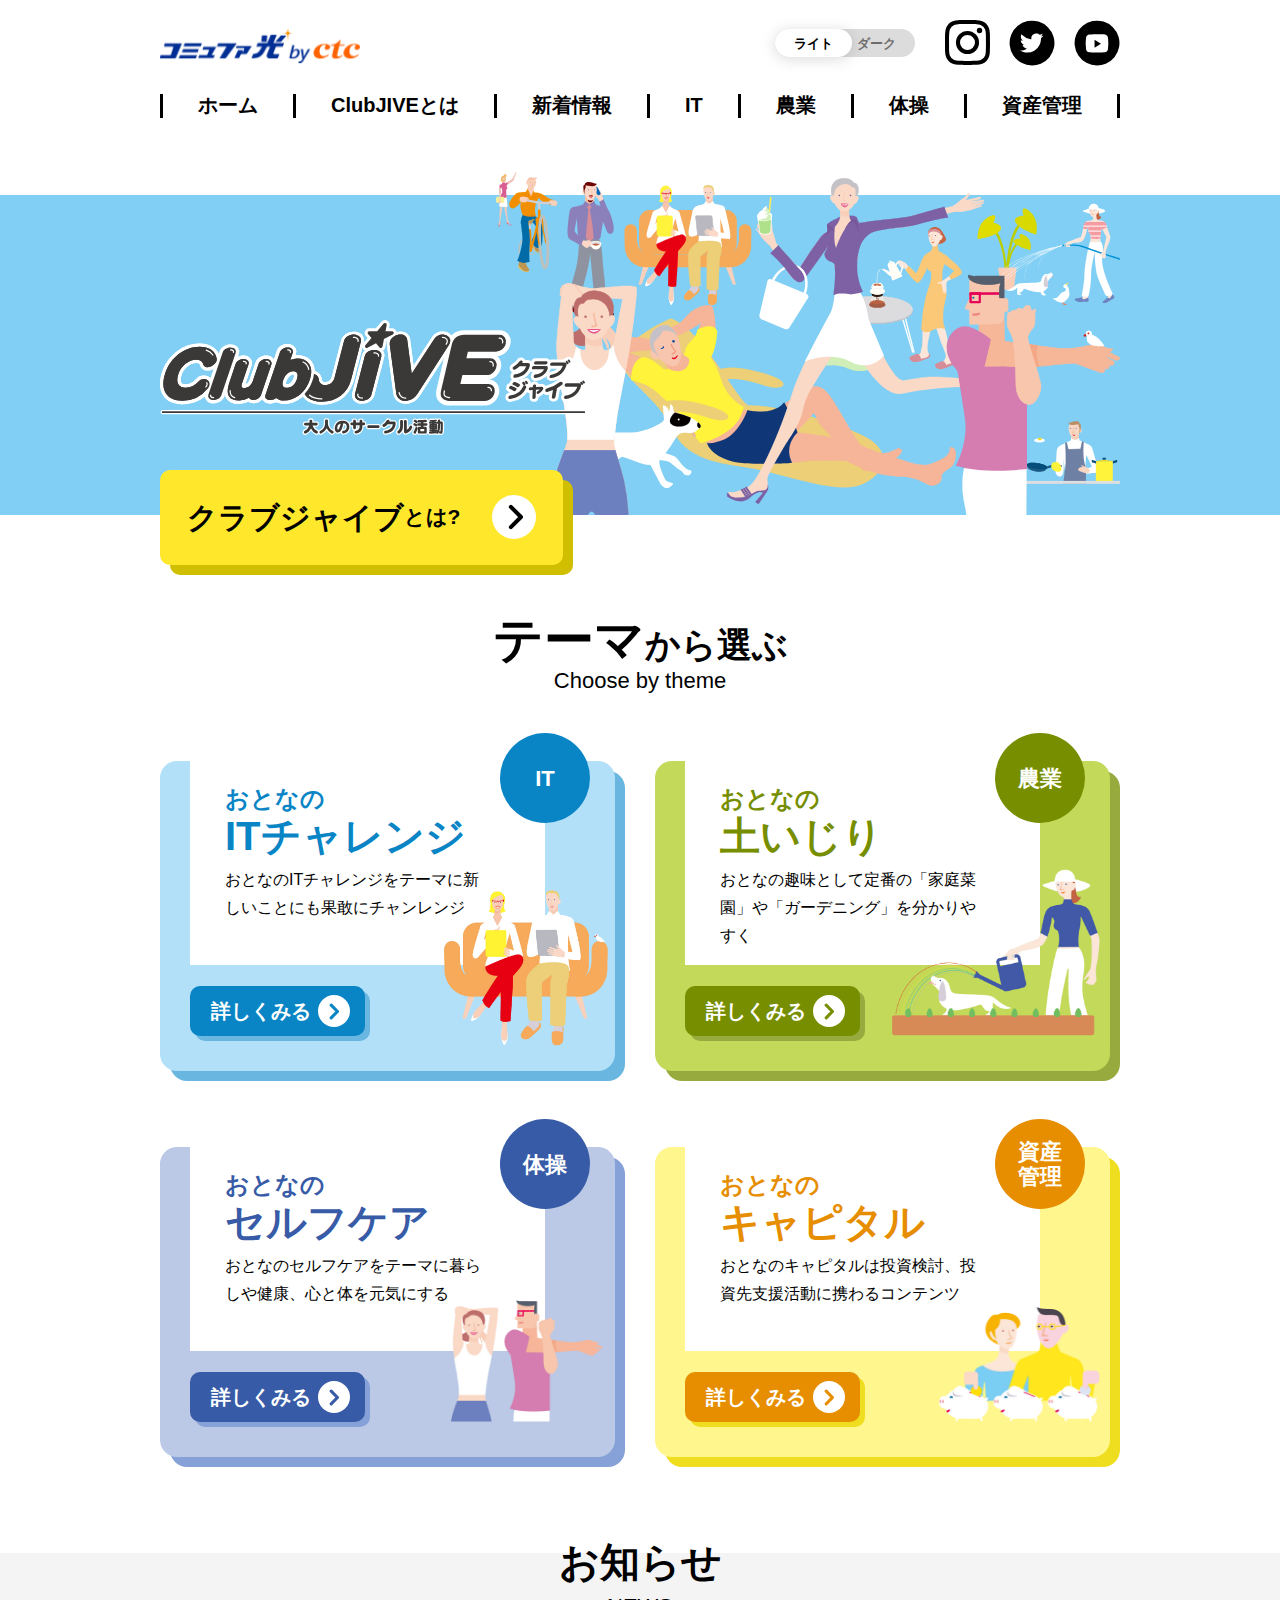
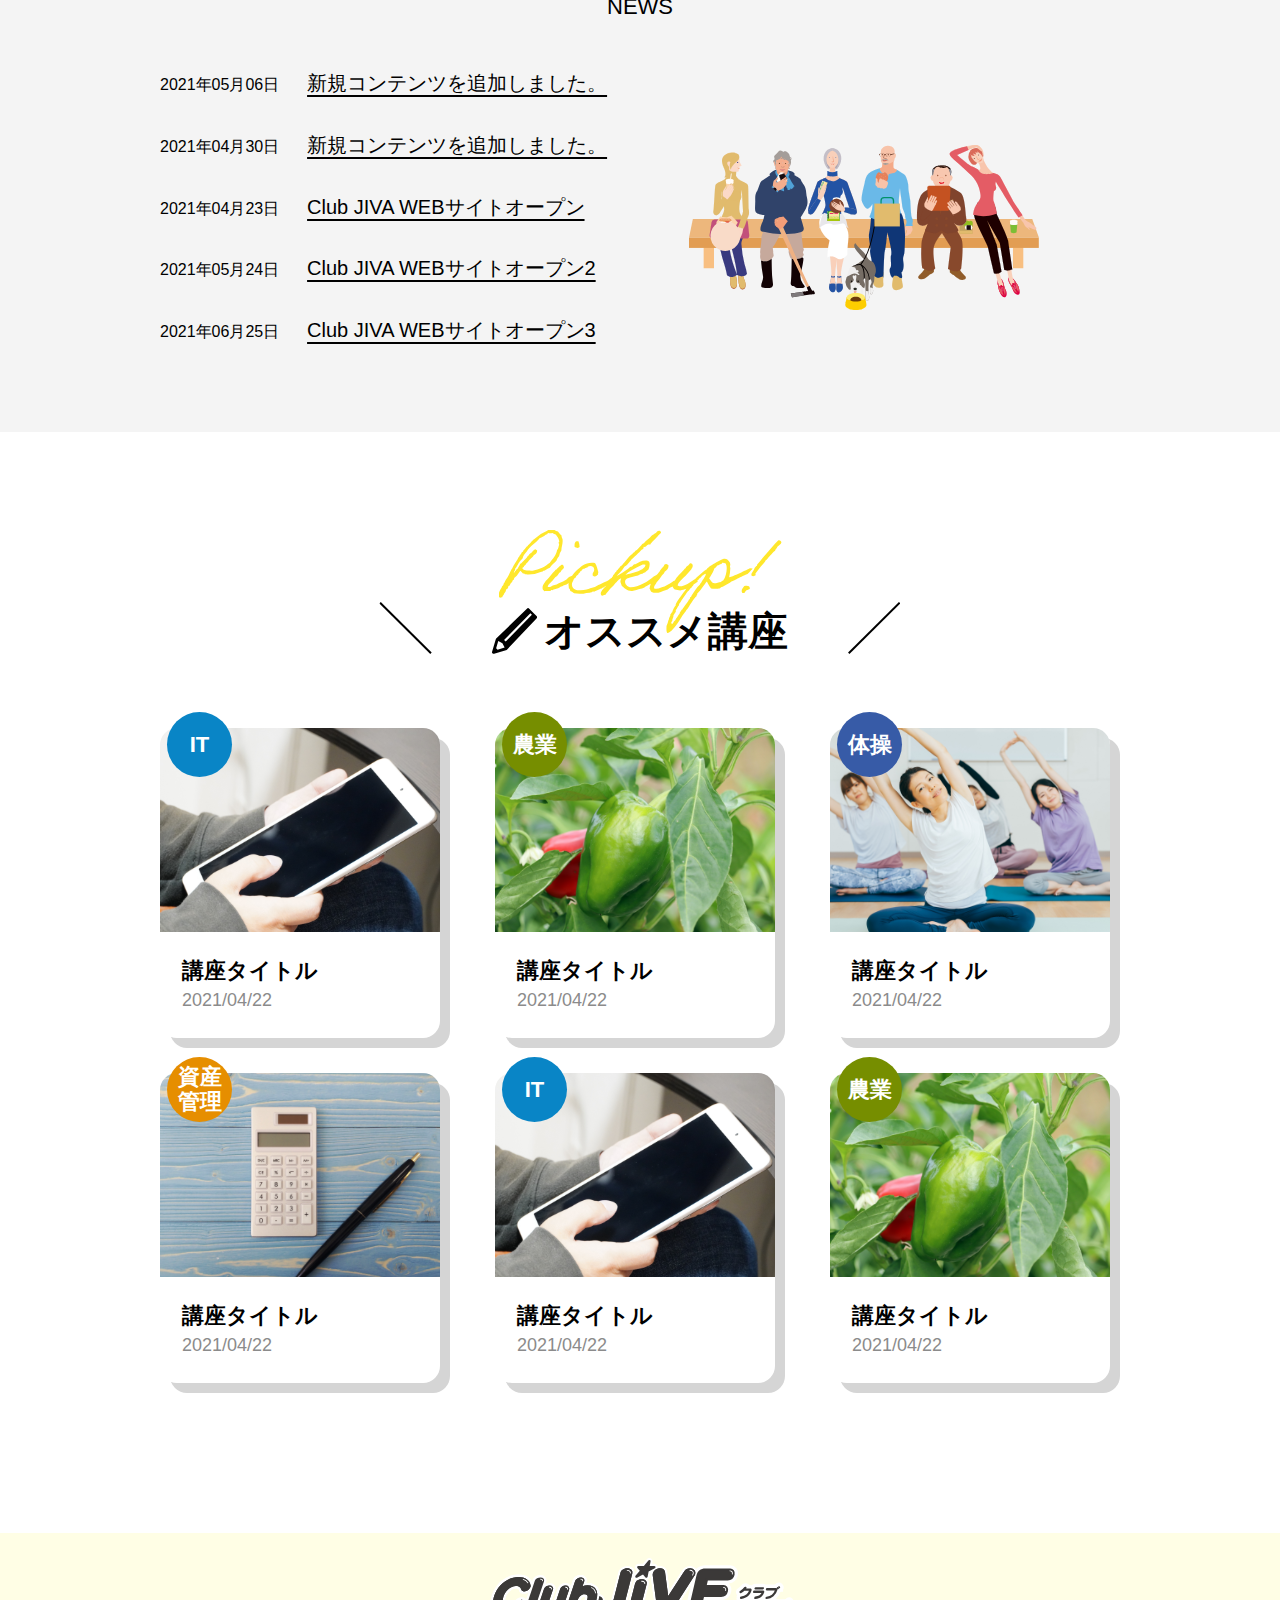
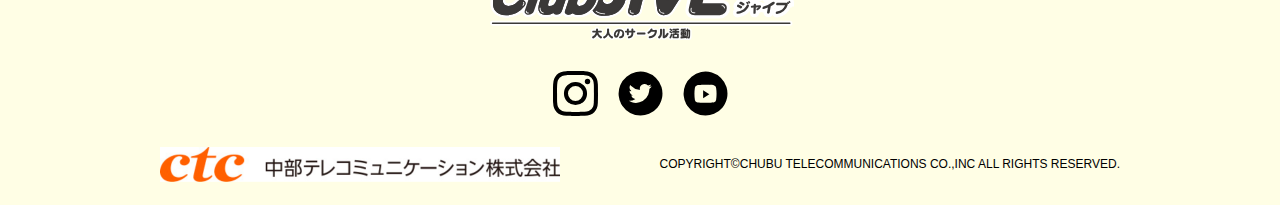
<file: index.html>
<html lang="en">

<head>
    <meta charset="UTF-8">
    <meta http-equiv="X-UA-Compatible" content="IE=edge">
    <meta name="viewport" content="width=device-width, initial-scale=1.0">
    <link rel="shortcut icon" href="#">
    <link rel="stylesheet" type="text/css" href="/css/import.css" media="all">
    <link rel="stylesheet" type="text/css" href="/css/top.css">
    <script src="/js/jquery.js"></script>
    <script src="/js/import.js"></script>
    <script src="/js/top.js"></script>
    <title>TopPage</title>
</head>

<body>
    <div id="site_header"></div>

    <div id="content">
        <div class="page_title_area">
            <div class="title_background"></div>
            <div class="container picture_area">
                <div>
                    <img class="pc_only" src="/images/top/logo_top_title.svg" alt="クラブジャイブ">
                    <a href="/about/index.html">クラブジャイブ <span>とは?</span>
                    <div>
                        <img src="/images/common/icn_link_mark.svg" alt="アイコン">
                    </div>
                </a>
                </div>
                <img class="title_pic pc_only" src="/images/top/pic_top_illust.svg" alt="クラブジャイブ">
                <img class="title_pic sp_only" src="/images/top/pic_top_illust_sp.svg" alt="クラブジャイブ">
            </div>
        </div>
        <div class="theme_title cjk">
            <label>テーマ<span>から選ぶ</span></label>
            <span>Choose by theme</span>
        </div>
        <div class="theme_list container">
            <ul>
                <li class="theme_item blue_theme_item">
                    <div>
                        <div class="theme_round_tag blue_round_tag cjk">IT</div>
                        <span class="cjk">おとなの</span>
                        <label class="cjk">ITチャレンジ</label>
                        <p>おとなのITチャレンジをテーマに新しいことにも果敢にチャンレンジ</p>
                    </div>
                    <div>
                        <a class="detail_btn blue_detail_btn" href="/IT/index.html">詳しくみる
                            <div class="blue_detail_square">
                                <img src="/images/common/icn_link_mark_blue.svg" alt="アイコン">
                            </div>
                        </a>
                        <picture>
                            <source srcset="/images/top/pic_top_illust1@2x.png 2x"
                                media="(max-width: 640px)" />
                            <img alt="おとなのITチャレンジ" src="/images/top/pic_top_illust1.png"
                                srcset="/images/top/pic_top_illust1.png 1x, /images/top/pic_top_illust1@2x.png 2x" />
                        </picture>
                    </div>
                </li>
                <li class="theme_item green_theme_item">
                    <div>
                        <div class="theme_round_tag green_round_tag cjk">農業</div>
                        <span class="cjk">おとなの</span>
                        <label class="cjk">土いじり</label>
                        <p>おとなの趣味として定番の「家庭菜園」や「ガーデニング」を分かりやすく</p>
                    </div>
                    <div>
                        <a class="detail_btn green_detail_btn" href="/agriculture/index.html">詳しくみる
                            <div class="green_detail_square">
                                <img src="/images/common/icn_link_mark_green.svg" alt="アイコン">
                            </div>
                        </a>
                        <picture>
                            <source srcset="/images/top/pic_top_illust2@2x.png 2x"
                                media="(max-width: 640px)" />
                            <img alt="おとなの土いじり" src="/images/top/pic_top_illust2.png"
                                srcset="/images/top/pic_top_illust2.png 1x, /images/top/pic_top_illust2@2x.png 2x" />
                        </picture>
                    </div>
                </li>
                <li class="theme_item navy_theme_item">
                    <div>
                        <div class="theme_round_tag navy_round_tag cjk">体操</div>
                        <span class="cjk">おとなの</span>
                        <label class="cjk">セルフケア</label>
                        <p>おとなのセルフケアをテーマに暮らしや健康、心と体を元気にする</p>
                    </div>
                    <div>
                        <a class="detail_btn navy_detail_btn" href="/self_care/index.html">詳しくみる
                            <div class="navy_detail_square">
                                <img src="/images/common/icn_link_mark_navy.svg" alt="アイコン">
                            </div>
                        </a>
                        <picture>
                            <source srcset="/images/top/pic_top_illust3@2x.png 2x"
                                media="(max-width: 640px)" />
                            <img alt="おとなのセルフケア" src="/images/top/pic_top_illust3.png"
                                srcset="/images/top/pic_top_illust3.png 1x, /images/top/pic_top_illust3@2x.png 2x" />
                        </picture>
                    </div>
                </li>
                <li class="theme_item orange_theme_item">
                    <div>
                        <div class="theme_round_tag orange_round_tag cjk">資産<br>管理</div>
                        <span class="cjk">おとなの</span>
                        <label class="cjk">キャピタル</label>
                        <p>おとなのキャピタルは投資検討、投資先支援活動に携わるコンテンツ</p>
                    </div>
                    <div>
                        <a class="detail_btn orange_detail_btn" href="/capital/index.html">詳しくみる
                            <div class="orange_detail_square">
                                <img src="/images/common/icn_link_mark_orange.svg" alt="アイコン">
                            </div>
                        </a>
                        <picture>
                            <source srcset="/images/top/pic_top_illust4@2x.png 2x"
                                media="(max-width: 640px)" />
                            <img alt="おとなのITキャピタル" src="/images/top/pic_top_illust4.png"
                                srcset="/images/top/pic_top_illust4.png 1x, /images/top/pic_top_illust4@2x.png 2x" />
                        </picture>
                    </div>
                </li>
            </ul>
        </div>
        <div class="news_area">
            <div class="news_title cjk">
                <label>お知らせ</label>
                <span>NEWS</span>
            </div>
            <div class="news_contain container">
                <ul>
                    <li>
                        <span>2021年05月06日</span>
                        <a href="#">新規コンテンツを追加しました。</a>
                    </li>
                    <li>
                        <span>2021年04月30日</span>
                        <a href="#">新規コンテンツを追加しました。</a>
                    </li>
                    <li>
                        <span>2021年04月23日</span>
                        <a href="#">Club JIVA WEBサイトオープン</a>
                    </li>
                    <li>
                        <span>2021年05月24日</span>
                        <a href="#">Club JIVA WEBサイトオープン2</a>
                    </li>
                    <li>
                        <span>2021年06月25日</span>
                        <a href="#">Club JIVA WEBサイトオープン3</a>
                    </li>
                </ul>
                <img src="/images/top/pic_illust_news.svg" alt="みんなのお知らせ">
            </div>
            <!-- <a class="list_news_btn" href="#">一覧を見る
                <div>
                    <img src="/images/common/icn_link_mark.svg" alt="アイコン">
                </div>
            </a> -->
        </div>
        <div class="pickup_area">
            <div class="pickup_title">
                <img class="pickup_pic" src="images/top/pic_pickup.svg" alt="pickup">
                <div>
                    <img class="frame_pic" src="images/top/pic_pickup_frame.svg" alt="アイコン">
                    <img class="pickup_icn" src="images/top/icn_pickup.svg" alt="アイコン">
                    <label class="cjk">オススメ講座</label>
                </div>
            </div>
            <div class="pickup_contain js-scrollable container">
                <ul>
                    <li class="pickup_item">
                        <div class="pickup_round_tag blue_round_tag">IT</div>
                        <div>
                            <img src="images/top/pic_dammy.png" alt="pickupサムネイル">
                        </div>
                        <div class="pickup_item_txt">
                            <label>講座タイトル</label>
                            <span>2021/04/22</span>
                        </div>
                    </li>
                    <li class="pickup_item">
                        <div class="pickup_round_tag green_round_tag">農業</div>
                        <div>
                            <img src="images/top/pic_dammy2.png" alt="pickupサムネイル">
                        </div>
                        <div class="pickup_item_txt">
                            <label>講座タイトル</label>
                            <span>2021/04/22</span>
                        </div>
                    </li>
                    <li class="pickup_item">
                        <div class="pickup_round_tag navy_round_tag">体操</div>
                        <div>
                            <img src="images/top/pic_dammy4.png" alt="pickupサムネイル">
                        </div>
                        <div class="pickup_item_txt">
                            <label>講座タイトル</label>
                            <span>2021/04/22</span>
                        </div>
                    </li>
                    <li class="pickup_item">
                        <div class="pickup_round_tag orange_round_tag">資産<br>管理</div>
                        <div>
                            <img src="images/top/pic_dammy5.png" alt="pickupサムネイル">
                        </div>
                        <div class="pickup_item_txt">
                            <label>講座タイトル</label>
                            <span>2021/04/22</span>
                        </div>
                    </li>
                    <li class="pickup_item">
                        <div class="pickup_round_tag blue_round_tag">IT</div>
                        <div>
                            <img src="images/top/pic_dammy.png" alt="pickupサムネイル">
                        </div>
                        <div class="pickup_item_txt">
                            <label>講座タイトル</label>
                            <span>2021/04/22</span>
                        </div>
                    </li>
                    <li class="pickup_item">
                        <div class="pickup_round_tag green_round_tag">農業</div>
                        <div>
                            <img src="images/top/pic_dammy2.png" alt="pickupサムネイル">
                        </div>
                        <div class="pickup_item_txt">
                            <label>講座タイトル</label>
                            <span>2021/04/22</span>
                        </div>
                    </li>
                    <div class="sp_only">　</div>
                    <i aria-hidden="true" class="temp_pickup_item"></i>
                    <i aria-hidden="true" class="temp_pickup_item"></i>
                </ul>
            </div>
            <!-- <a class="list_news_btn" href="#">一覧を見る
                <div>
                    <img src="/images/common/icn_link_mark.svg" alt="アイコン">
                </div>
            </a> -->
        </div>
        <!-- <div class="circle_area">
            <div class="container">
                <div class="circle_title">
                    <div>
                        <img src="images/top/icn_camera.svg" alt="アイコン">
                        <label>#clubJIVAサークル</label>
                    </div>
                    <div>
                        ハッシュタグ<span>#clubJIVA</span>を投稿しよう！
                    </div>
                </div>
                <div class="circle_contain">
                    <ul>
                        <li>
                            <img src="images/top/pic_dammy6.png" alt="clubJIVAサークルサムネイル">
                        </li>
                        <li>
                            <img src="images/top/pic_dammy7.png" alt="clubJIVAサークルサムネイル">
                        </li>
                        <li>
                            <img src="images/top/pic_dammy8.png" alt="clubJIVAサークルサムネイル">
                        </li>
                        <li>
                            <img src="images/top/pic_dammy9.png" alt="clubJIVAサークルサムネイル">
                        </li>
                        <li>
                            <img src="images/top/pic_dammy10.png" alt="clubJIVAサークルサムネイル">
                        </li>
                        <li>
                            <img src="images/top/pic_dammy11.png" alt="clubJIVAサークルサムネイル">
                        </li>
                    </ul>
                </div>
            </div>
        </div> -->
        <!-- <div class="application_area container">
            <div class="application_title">
                <img class="application_icn" src="images/top/icn_application.svg" alt="アイコン">
                <label class="cjk">お申し込み方法</label>
            </div>
            <p>この文章はダミーです。文字の大きさ、量、字間、行間等を確認するために入れています。この文章はダミーです。文字の大きさ、量、字間、行間等を確認するために入れています。この文章はダミーです。文字の大きさ、量、字間、行間等を確認するために入れています。この文章はダミーです。文字の大きさ、量、字間、行間等を確認するために入れています。この文章はダミーです。文字の大きさ、量、字間、行間等を確認するために入れています。この文章はダミーです。文字の大きさ、量、字間、行間等を確認するために入</p>
            <a class="application_btn" href="#">お申し込みはこちら
                <div>
                    <img src="/images/common/icn_link_mark.svg" alt="アイコン">
                </div>
            </a>
        </div> -->
    </div>

    <div id="site_footer"></div>
</body>

</html>
</file>
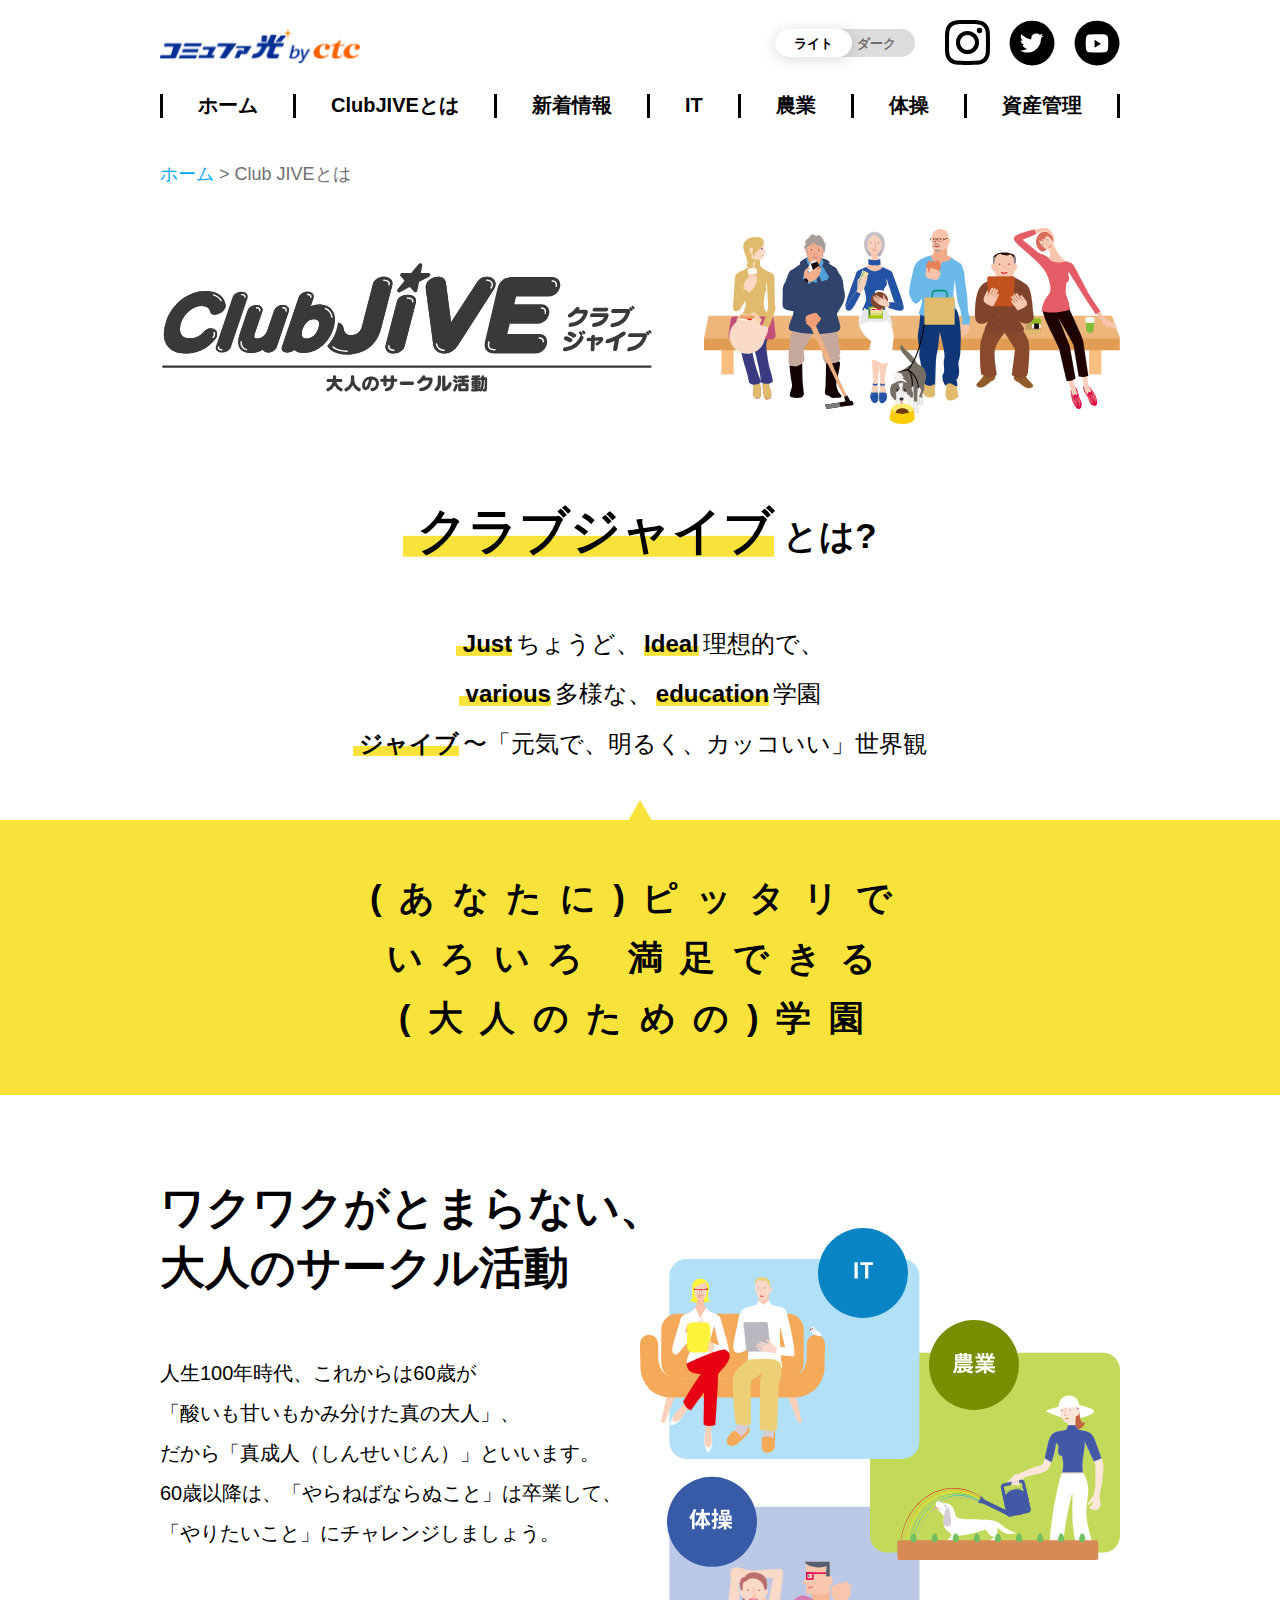
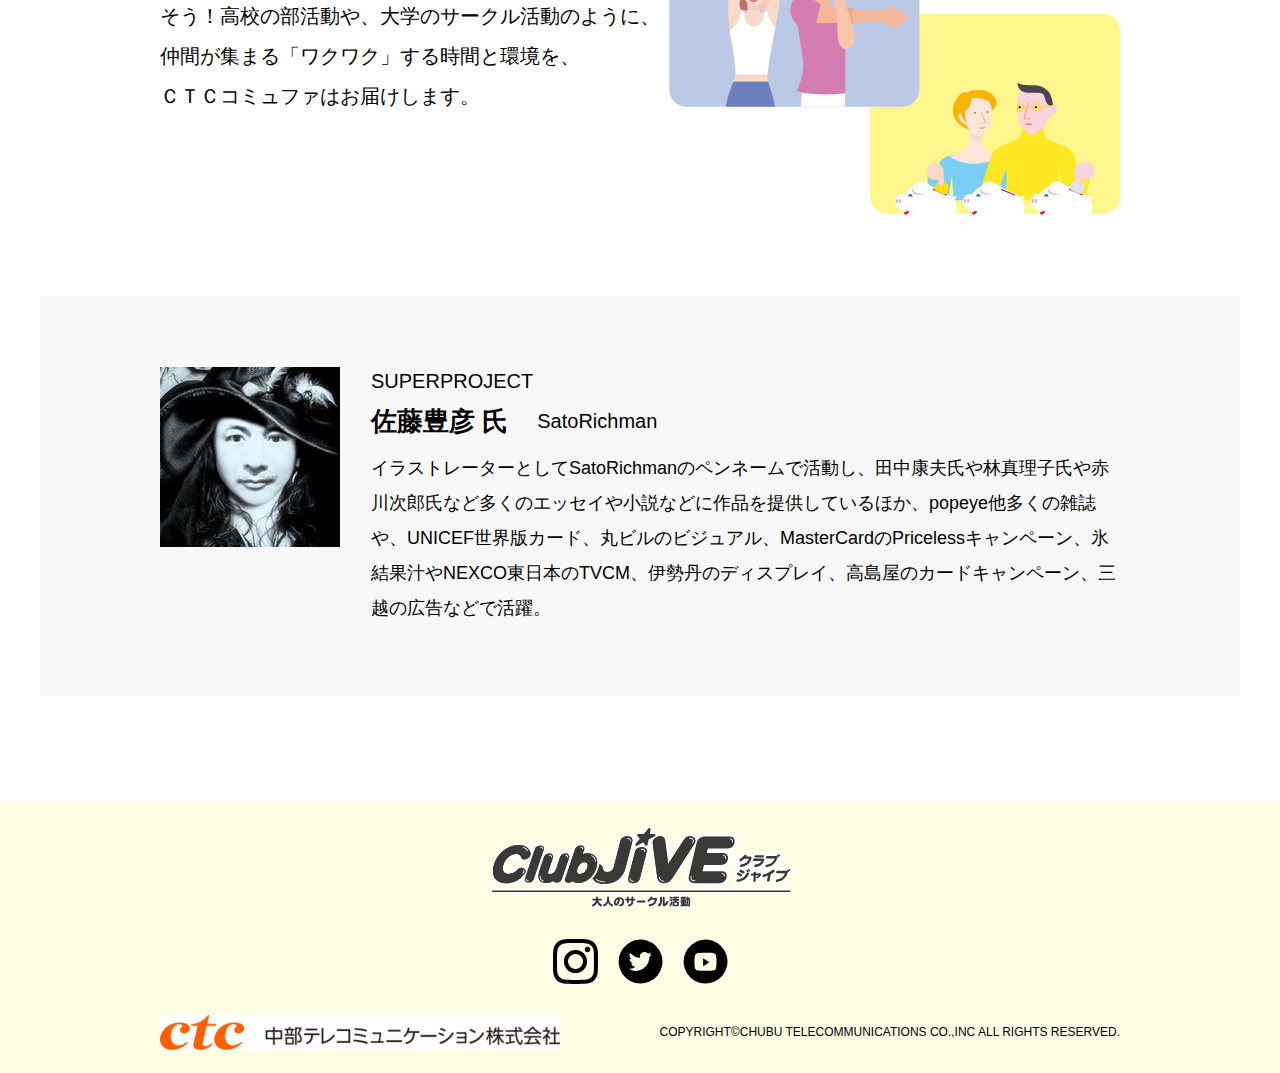
<file: about/index.html>
<html lang="en">

<head>
    <meta charset="UTF-8">
    <meta http-equiv="X-UA-Compatible" content="IE=edge">
    <meta name="viewport" content="width=device-width, initial-scale=1.0">
    <link rel="shortcut icon" href="#">
    <link rel="stylesheet" type="text/css" href="../css/import.css" media="all">
    <link rel="stylesheet" type="text/css" href="/about/css/about.css">
    <script src="../js/jquery.js"></script>
    <script src="../js/import.js"></script>
    <script src="/about/js/about.js"></script>
    <title>AboutPage</title>
</head>

<body>
    <div id="site_header"></div>

    <div id="content">
        <div class="pankuzu container pc_only">
            <ul>
                <li><a href="/">ホーム</a>&nbsp;&gt;&nbsp;</li>
                <li class="pankuzu_active">Club JIVEとは</li>
            </ul>
        </div>
        <div class="page_title_area container">
            <img src="images/logo_top_title.svg" alt="クラブジャイブとは？">
            <img src="images/pic_illust_news.svg" alt="みんなのクラブジャイブ">
        </div>
        <div class="about_title cjk">
            <div>
                <label class="yellow_lbl">&nbsp;クラブジャイブ</label>
                <span>とは?</span>
            </div>
        </div>
        <div class="about_explain">
            <div>
                <label class="yellow_lbl">&nbsp;Just</label><span>ちょうど、</span>
                <label class="yellow_lbl">Ideal</label><span>理想的で、</span>
            </div>
            <div>
                <label class="yellow_lbl">&nbsp;various</label><span>多様な、</span>
                <label class="yellow_lbl">education</label><span>学園</span>
            </div>
            <div>
                <label class="yellow_lbl">&nbsp;ジャイブ</label><span>〜「元気で、明るく、<br class="sp_only"/>カッコいい」世界観</span>
            </div>
        </div>
        <div class="about_explain_line">
            <img src="images/icn_triangle.svg" alt="アイコン">
            (あなたに)ピッタリで<br/>
            いろいろ 満⾜できる<br/>
            (⼤⼈のための)学園
        </div>
        <div class="about_activity container">
            <picture class="sp_only">
                <source srcset="images/pic_illust_sp@3x.png 3x"
                    media="(max-width: 640px)" />
                <img class="sp_only" alt="ワクワクがとまらない、⼤⼈のサークル活動" class="title_pic pc_only" src="images/pic_illust_sp.png"
                    srcset="images/pic_illust_sp.png 1x, images/pic_illust_sp@2x.png 2x, images/pic_illust_sp@3x.png 3x" />
            </picture>
            <div>
                <label class="cjk">ワクワクがとまらない、<br/>
                    ⼤⼈のサークル活動</label>
                <p>⼈⽣100年時代、これからは60歳が<br class="pc_only"/>
                    「酸いも⽢いもかみ分けた真の⼤⼈」、<br class="pc_only"/>
                    だから「真成⼈（しんせいじん）」といいます。<br/>
                    60歳以降は、「やらねばならぬこと」は卒業して、<br class="pc_only"/>
                    「やりたいこと」にチャレンジしましょう。</p>
                <p>そう！⾼校の部活動や、⼤学のサークル活動のように、<br class="pc_only"/>
                    仲間が集まる「ワクワク」する時間と環境を、<br class="pc_only"/>
                    ＣＴＣコミュファはお届けします。</p>
            </div>
            <img class="pc_only" src="images/pic_illust.svg" alt="ワクワクがとまらない、⼤⼈のサークル活動">
        </div>
        <div class="about_intro container pc_only">
            <picture>
                <source srcset="images/pic_sato@2x.png 2x"
                    media="(max-width: 640px)" />
                <img alt="佐藤豊彦 ⽒" class="" src="images/pic_sato.png"
                    srcset="images/pic_sato.png 1x, images/pic_sato@2x.png 2x" />
            </picture>
            <div class="cjk">
                <label>SUPERPROJECT</label>
                <label class="name_ttl">佐藤豊彦 ⽒<span>SatoRichman</span></label>
                <p>イラストレーターとしてSatoRichmanのペンネームで活動し、⽥中康夫⽒や林真理⼦⽒や⾚川次郎⽒など多くのエッセイや⼩説などに作品を提供しているほか、popeye他多くの雑誌や、UNICEF世界版カード、丸ビルのビジュアル、MasterCardのPricelessキャンペーン、氷結果汁やNEXCO東⽇本のTVCM、伊勢丹のディスプレイ、⾼島屋のカードキャンペーン、三越の広告などで活躍。</p>
            </div>
        </div>
        <div class="about_intro container sp_only">
            <div>
                <picture>
                    <source srcset="images/pic_sato@2x.png 2x"
                        media="(max-width: 640px)" />
                    <img alt="佐藤豊彦 ⽒" class="" src="images/pic_sato.png"
                        srcset="images/pic_sato.png 1x, images/pic_sato@2x.png 2x" />
                </picture>
                <div class="cjk">
                    <label>SUPERPROJECT</label>
                    <label class="name_ttl">佐藤豊彦 ⽒</label>
                    <span>SatoRichman</span>
                </div>
            </div>
            <p>イラストレーターとしてSatoRichmanのペンネームで活動し、⽥中康夫⽒や林真理⼦⽒や⾚川次郎⽒など多くのエッセイや⼩説などに作品を提供しているほか、popeye他多くの雑誌や、UNICEF世界版カード、丸ビルのビジュアル、MasterCardのPricelessキャンペーン、氷結果汁やNEXCO東⽇本のTVCM、伊勢丹のディスプレイ、⾼島屋のカードキャンペーン、三越の広告などで活躍。</p>
        </div>
    </div>

    <div id="site_footer"></div>
</body>

</html>
</file>
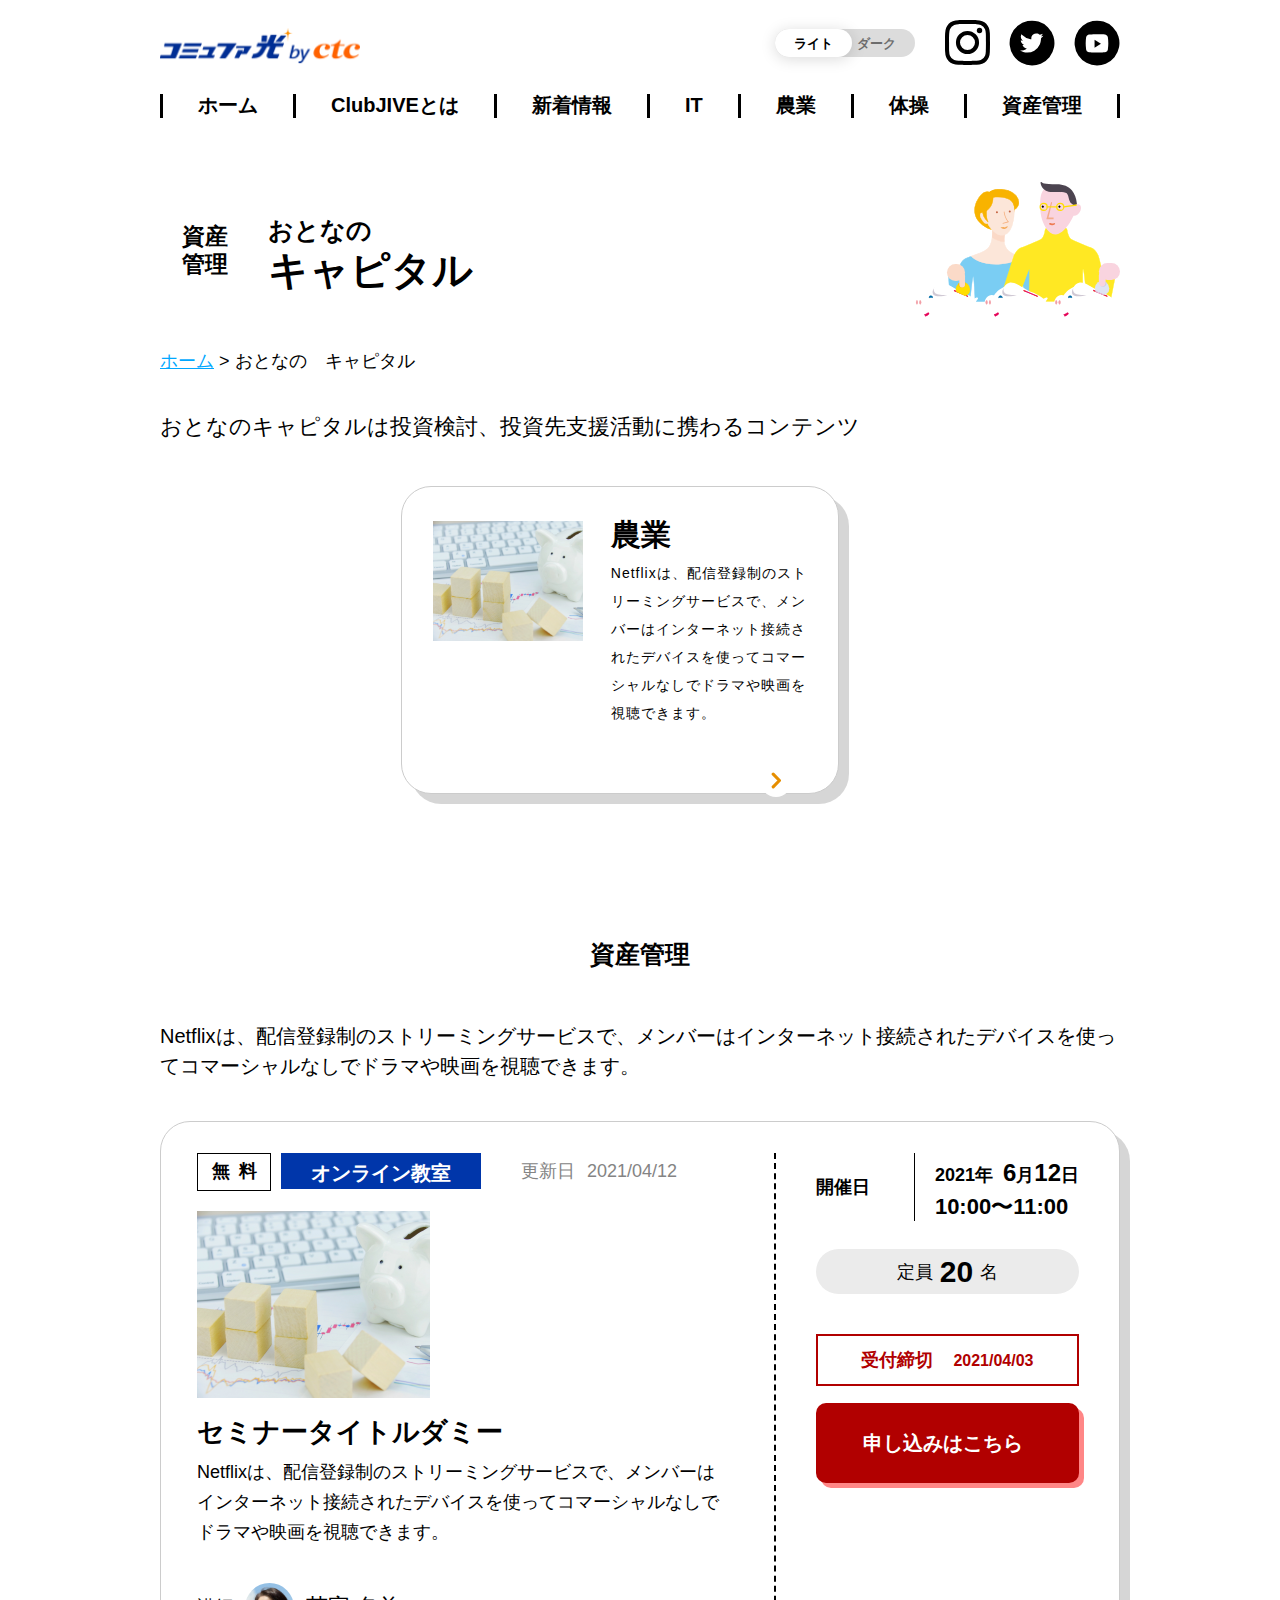
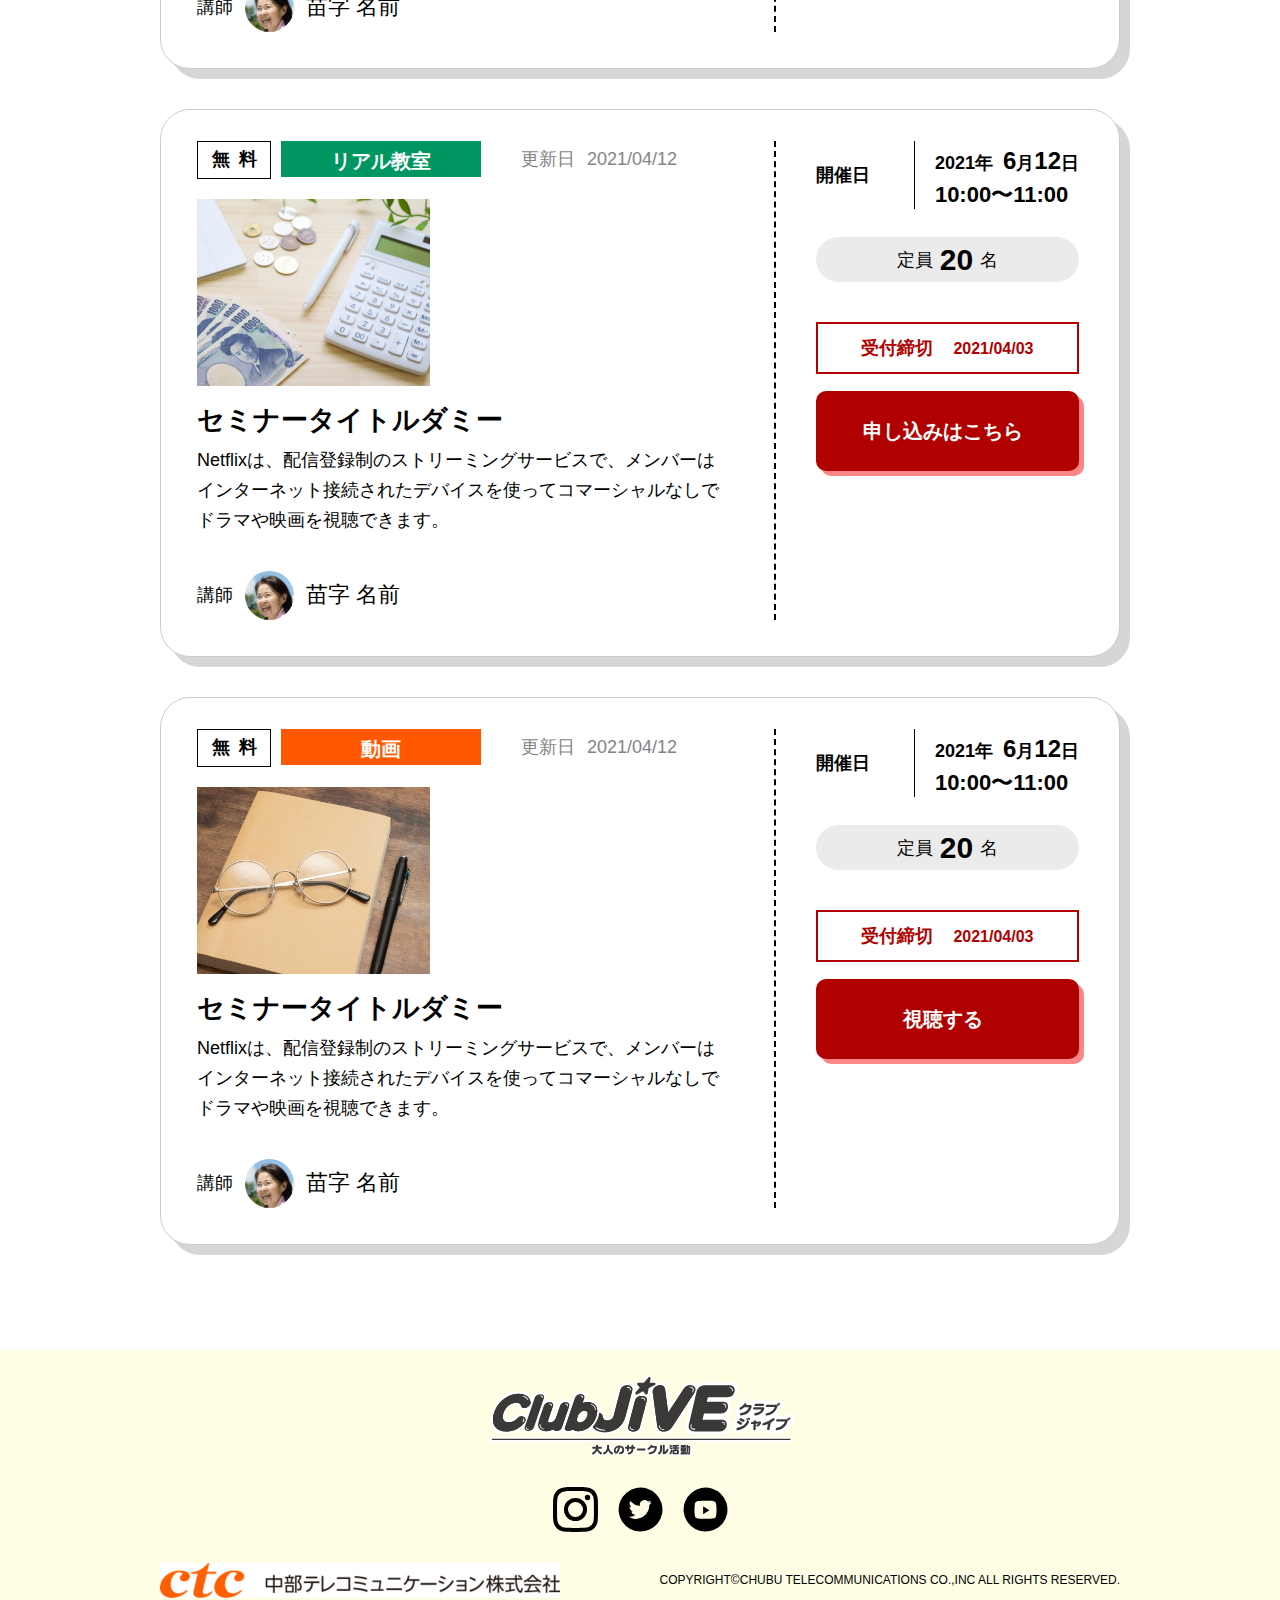
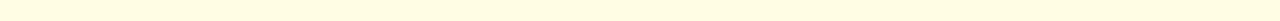
<file: capital/index.html>
<html lang="en">

<head>
    <meta charset="UTF-8">
    <meta http-equiv="X-UA-Compatible" content="IE=edge">
    <meta name="viewport" content="width=device-width, initial-scale=1.0">
    <link rel="shortcut icon" href="#">
    <link rel="stylesheet" type="text/css" href="/css/import.css" media="all">
    <link rel="stylesheet" type="text/css" href="/capital/css/index.css" media="all">
    <script src="/js/jquery.js"></script>
    <script src="/js/import.js"></script>
    <script src="/js/index.js"></script>
    <title>capital</title>
</head>

<body>
    <div id="site_header"></div>

    <div id="contents">
        <!-- PAGE INNER -->
        <div class="page_ttl_inner">
            <div class="wrap_inner">
                <div class="page_ttl_left">
                    <div class="page_name_icn">資産<br>管理</div>
                    <div class="page_name_txt">
                        おとなの<br>
                        <span>キャピタル</span>
                    </div>
                </div>
                <div class="page_ttl_right pc_only">
                    <img src="/capital/images/illust-4.svg" alt="illust画像" width="205">
                </div>
            </div>
        </div>

        <!-- PANKUZU -->
        <nav id="pankuzu" class="container sp_container">
            <ul>
                <li><a href="/">ホーム</a>&nbsp;&gt;&nbsp;</li>
                <li>おとなの　キャピタル</li>
            </ul>
        </nav>

        <!-- LEAD TEXT -->
        <div class="container lead_txt">
            おとなのキャピタルは投資検討、投資先支援活動に携わるコンテンツ
        </div>

        <!-- LIST SMALL CARDS -->
        <div class="container brand_cards">
            <div class="brand_card">
                <div class="card_thumnail">
                    <img src="/capital/images/dammy-1.png" alt="dammy画像" width="150px" />
                </div>
                <div class="card_txt">
                    <div class="card_txt_ttl">
                        農業
                    </div>
                    <div class="card_txt_desc">
                        Netflixは、配信登録制のストリーミングサービスで、メンバーはインターネット接続されたデバイスを使ってコマーシャルなしでドラマや映画を視聴できます。
                    </div>
                </div>
                <a href="#" class="detail_btn">
                    詳しくみる
                    <div class="next_icn">
                        <img src="/capital/images/link_mark.svg" alt="アイコン">
                    </div>
                </a>
            </div>
        </div>

        <div class="container tabs" id="tabs">
            <div class="page_tab_wrap scroll_area js-scrollable" id="tab">
                <div class="page_tab_area">
                    <div class="page_tag">
                        <a href="#asset">資産管理</a>
                    </div>
                </div>
            </div>
            <div class="tab_content">
                <div class="tab_item" id="asset">
                    <div class="tab_item_ttl">
                        Netflixは、配信登録制のストリーミングサービスで、メンバーはインターネット接続されたデバイスを使ってコマーシャルなしでドラマや映画を視聴できます。
                    </div>
                    <div class="course">
                        <div class="course_left">
                            <div class="course_left_hd">
                                <div class="ls_mark">
                                    <div class="mark_free"><span>無</span>料</div>
                                    <div class="rm blue_rm">オンライン教室</div>
                                </div>
                                <div class="mark_time">更新日 <span>2021/04/12</span></div>
                            </div>
                            <div class="course_left_img pc_only">
                                <img src="/capital/images/dammy-1@2x.png" alt="damy画像" width="100%">
                            </div>
                            <div class="course_left_ttl">
                                セミナータイトルダミー
                            </div>
                            <div class="course_left_desc">
                                Netflixは、配信登録制のストリーミングサービスで、メンバーはインターネット接続されたデバイスを使ってコマーシャルなしでドラマや映画を視聴できます。
                            </div>
                            <div class="course_left_author">
                                講師
                                <span><img src="/IT/images/dammy-4.png" alt="damy画像"></span>
                                <span>苗字 名前</span>
                            </div>
                        </div>
                        <div class="course_right">
                            <div class="course_right_time">
                                <div class="st_ttl">開催日</div>
                                <div class="st_dtl">
                                    <div class="st_dtl_date">
                                        2021年<span></span><span>6</span>月<span>12</span>日
                                    </div>
                                    <div class="st_dtl_time">
                                        10:00〜11:00
                                    </div>
                                </div>
                            </div>
                            <div class="mb_lmt">
                                定員<span class="lmt_num">20</span>名
                            </div>
                            <div class="time_lmt">
                                <span class="time_lmt_ttl">受付締切</span>2021/04/03
                            </div>
                            <a href="#" class="rg_red_btn">
                                申し込みはこちら
                                <div class="next_red_icn">
                                    <img src="/images/common/icn_link_mark_red.svg" alt="アイコン">
                                </div>
                            </a>
                        </div>
                    </div>
                    <div class="course">
                        <div class="course_left">
                            <div class="course_left_hd">
                                <div class="ls_mark">
                                    <div class="mark_free"><span>無</span>料</div>
                                    <div class="rm green_rm">リアル教室</div>
                                </div>
                                <div class="mark_time">更新日 <span>2021/04/12</span></div>
                            </div>
                            <div class="course_left_img pc_only">
                                <img src="/capital/images/dammy-2@2x.png" alt="damy画像" width="100%">
                            </div>
                            <div class="course_left_ttl">
                                セミナータイトルダミー
                            </div>
                            <div class="course_left_desc">
                                Netflixは、配信登録制のストリーミングサービスで、メンバーはインターネット接続されたデバイスを使ってコマーシャルなしでドラマや映画を視聴できます。
                            </div>
                            <div class="course_left_author">
                                講師
                                <span><img src="/IT/images/dammy-4.png" alt="damy画像"></span>
                                <span>苗字 名前</span>
                            </div>
                        </div>
                        <div class="course_right">
                            <div class="course_right_time">
                                <div class="st_ttl">開催日</div>
                                <div class="st_dtl">
                                    <div class="st_dtl_date">
                                        2021年<span></span><span>6</span>月<span>12</span>日
                                    </div>
                                    <div class="st_dtl_time">
                                        10:00〜11:00
                                    </div>
                                </div>
                            </div>
                            <div class="mb_lmt">
                                定員<span class="lmt_num">20</span>名
                            </div>
                            <div class="time_lmt">
                                <span class="time_lmt_ttl">受付締切</span>2021/04/03
                            </div>
                            <a href="#" class="rg_red_btn">
                                申し込みはこちら
                                <div class="next_red_icn">
                                    <img src="/images/common/icn_link_mark_red.svg" alt="アイコン">
                                </div>
                            </a>
                        </div>
                    </div>
                    <div class="course">
                        <div class="course_left">
                            <div class="course_left_hd">
                                <div class="ls_mark">
                                    <div class="mark_free"><span>無</span>料</div>
                                    <div class="rm orange_rm">動画</div>
                                </div>
                                <div class="mark_time">更新日 <span>2021/04/12</span></div>
                            </div>
                            <div class="course_left_img pc_only">
                                <img src="/IT/images/dammy-6.png" alt="damy画像">
                            </div>
                            <div class="course_left_ttl">
                                セミナータイトルダミー
                            </div>
                            <div class="course_left_desc">
                                Netflixは、配信登録制のストリーミングサービスで、メンバーはインターネット接続されたデバイスを使ってコマーシャルなしでドラマや映画を視聴できます。
                            </div>
                            <div class="course_left_author">
                                講師
                                <span><img src="/IT/images/dammy-4.png" alt="damy画像"></span>
                                <span>苗字 名前</span>
                            </div>
                        </div>
                        <div class="course_right">
                            <div class="course_right_time">
                                <div class="st_ttl">開催日</div>
                                <div class="st_dtl">
                                    <div class="st_dtl_date">
                                        2021年<span></span><span>6</span>月<span>12</span>日
                                    </div>
                                    <div class="st_dtl_time">
                                        10:00〜11:00
                                    </div>
                                </div>
                            </div>
                            <div class="mb_lmt">
                                定員<span class="lmt_num">20</span>名
                            </div>
                            <div class="time_lmt">
                                <span class="time_lmt_ttl">受付締切</span>2021/04/03
                            </div>
                            <a href="#" class="rg_red_btn">
                                視聴する
                                <div class="next_red_icn">
                                    <img src="/images/common/icn_link_mark_red.svg" alt="アイコン">
                                </div>
                            </a>
                        </div>
                    </div>
                </div>
            </div>
        </div>

    </div>




    </div>

    <div id="site_footer"></div>
</body>

</html>
</file>
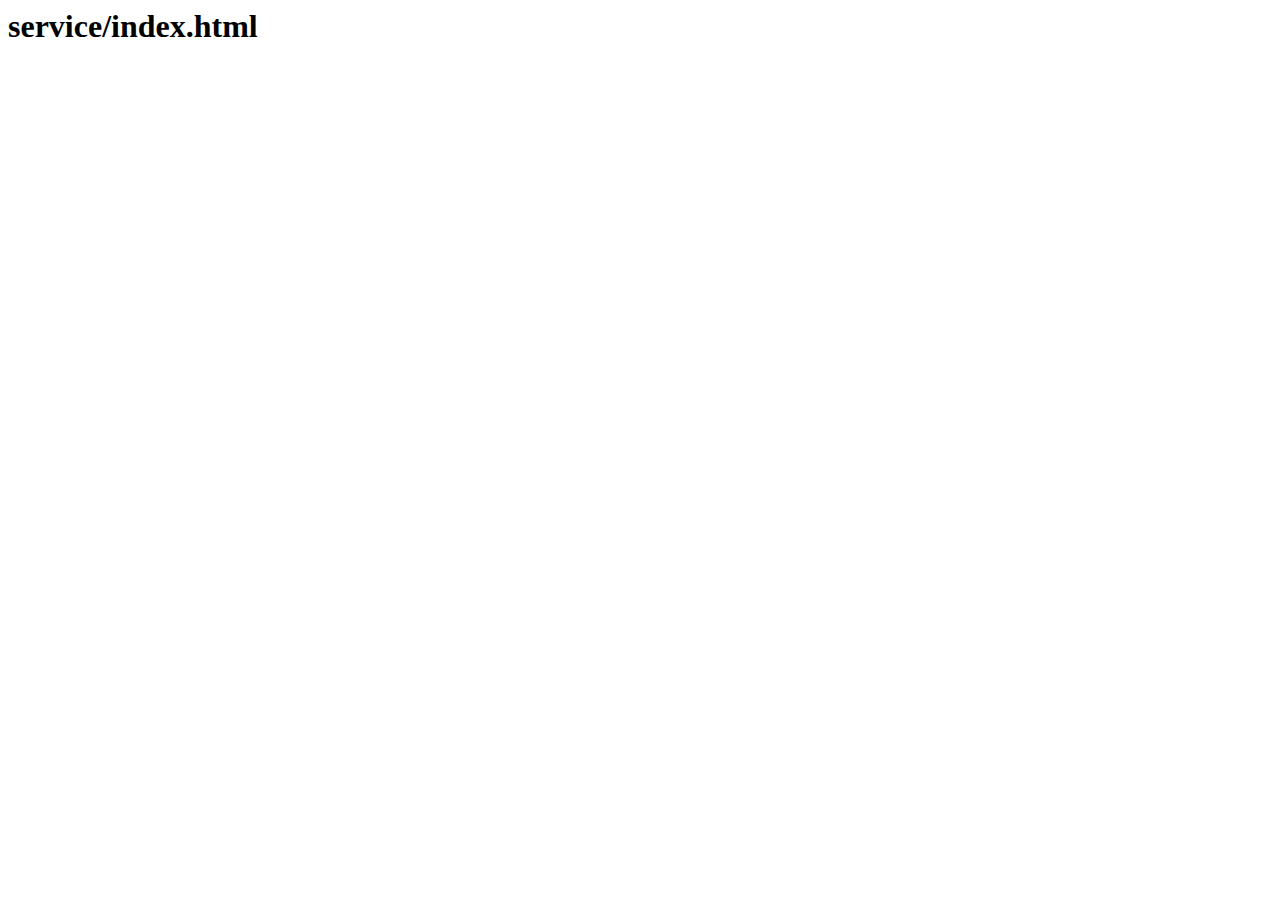
<file: service/index.html>
<html lang="en">
<head>
    <meta charset="UTF-8">
    <meta http-equiv="X-UA-Compatible" content="IE=edge">
    <meta name="viewport" content="width=device-width, initial-scale=1.0">
    <title>Document</title>
</head>
<body>
    <h1>service/index.html</h1>
</body>
</html>
</file>
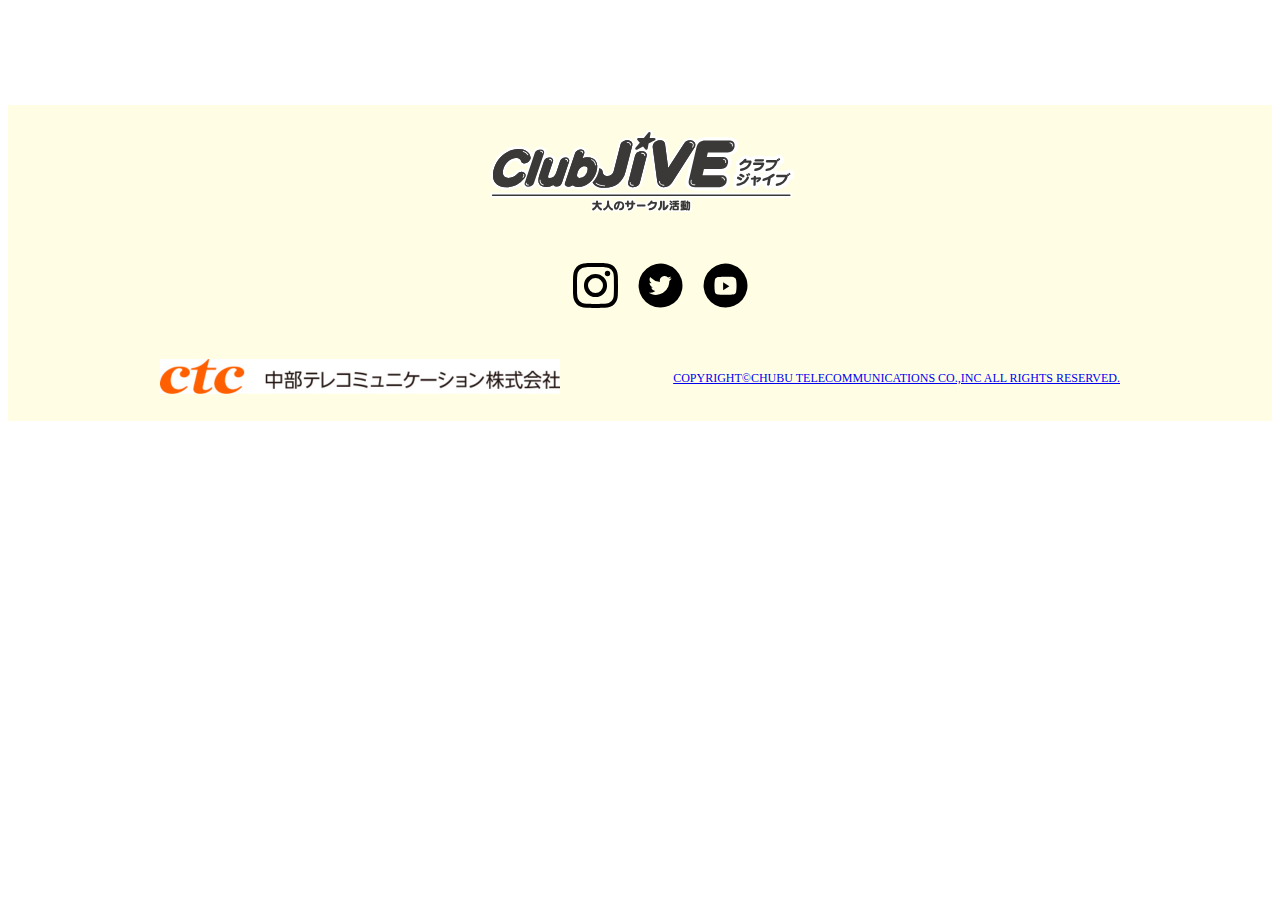
<file: common_parts/footer/footer.html>
<!DOCTYPE html>
<html>

<head>
	<meta charset="UTF-8">
	<meta http-equiv="X-UA-Compatible" content="IE=edge">
	<meta name="viewport" content="width=device-width, initial-scale=1.0">
	<link rel="stylesheet" href="/common_parts/footer/css/footer.css">
	<title>Document</title>
</head>

<body>
	<div id="pageTop">
		<img class="page_top_img" src="../../images/common/icn_pagetop.svg" alt="アイコン">
	</div>
	<footer id="side_footer">
		<div class="ft_container">
			<div class="ft_logo">
				<img src="/common_parts/footer/images/logo.svg" alt="logo" />
			</div>
			<div class="ft_sns">
				<ul>
					<li class="ins"><a href="https://www.instagram.com/" target="_blank"><img class="insta_btn"
								src="/common_parts/footer/images/icn_ft_insta.svg" width="45" alt="Instagram"></a></li>
					<li class="tw"><a href="https://twitter.com/" target="_blank"><img class="twitter_btn"
								src="/common_parts/footer/images/icn_ft_twitter.svg" width="45" alt="Twitter"></a></li>
					<li class="ytb"><a href="https://www.youtube.com/" target="_blank"><img class="youtube_btn"
								src="/common_parts/footer/images/icn_ft_youtube.svg" width="45" alt="Youtube"></a></li>
				</ul>
			</div>
			<div class="copy_area">
				<div class="ctc_logo"><a href="https://www.ctc.co.jp/" target="_blank"><img
							src="/common_parts/footer/images/logo_ctc@2x.png" width="100%"
							alt="ctc 中部テレコミュニケーション株式会社"></a></div>
				<div>
					<a class="copy_text" target="_blank" href="https://www.ctc.co.jp/privacy/">COPYRIGHT©CHUBU TELECOMMUNICATIONS CO.,INC ALL RIGHTS RESERVED.</a>
				</div>
			</div>
		</div>
	</footer>
</body>

</html>
</file>
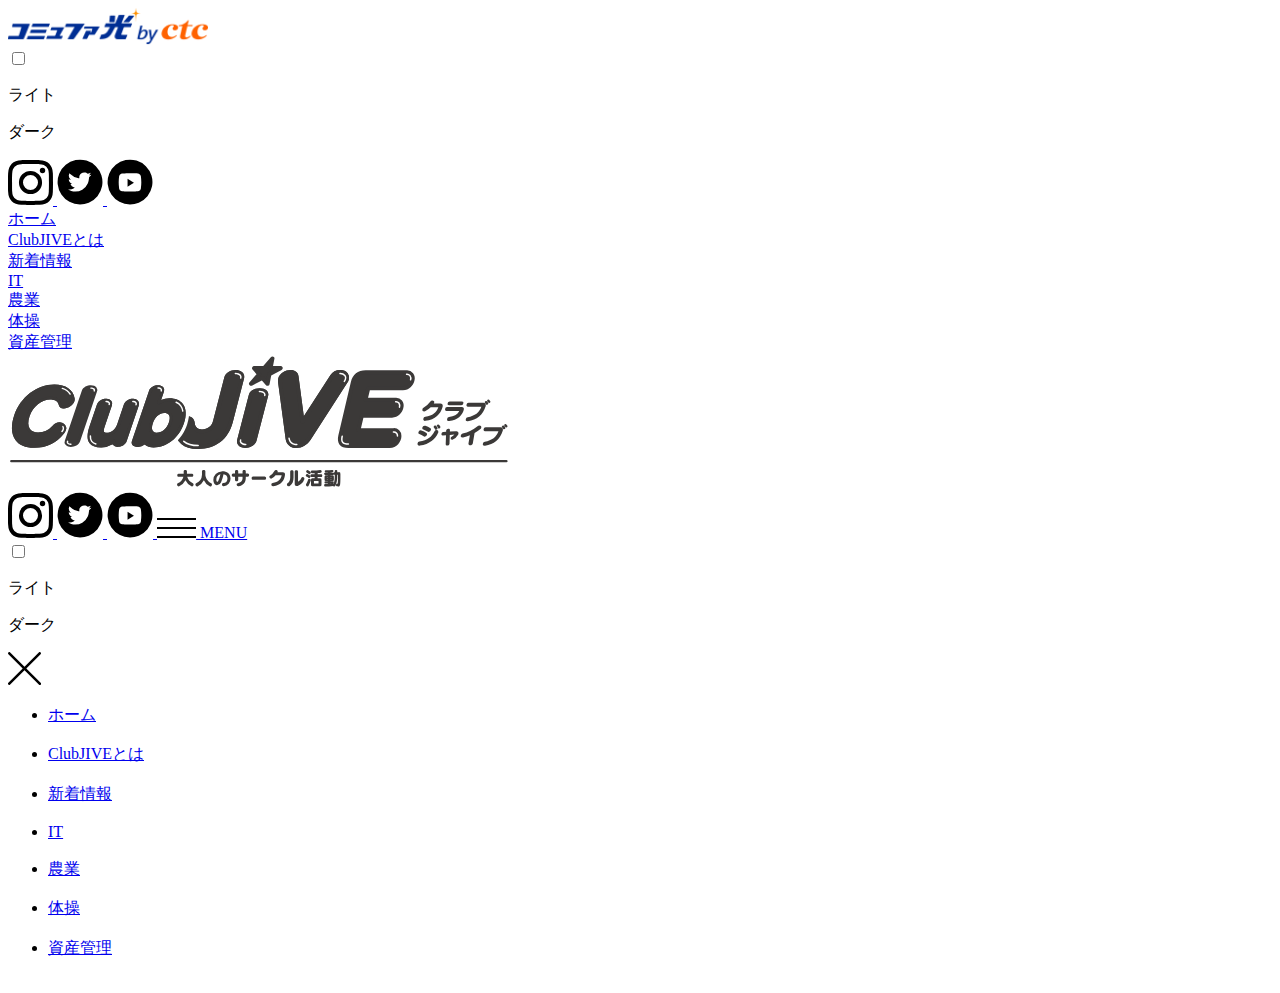
<file: common_parts/header/header.html>
<!DOCTYPE html>
<html>

<head>
</head>

<body>

    <header>
        <div class="header_line pc_only">
            <div class="header_logo_btn">
                <a href="/">
                    <img src="/common_parts/header/images/logo_hd_header.png" alt="クラブジャイブホームページ">
                </a>
                <div class="header_btn">
                    <input type="checkbox" id="switch_darkmode">
                    <label class="switch_darkmode_btn" onclick="switchDarkmode()" for="switch_darkmode">
                        <div class="toggle_darkmode"></div>
                        <div class="darkmode_status_ttl">
                            <p class="lightmode_sts">ライト</p>
                            <p class="darkmode_sts">ダーク</p>
                        </div>
                    </label>
                    <div class="sns_btn_area">
                        <a href="https://www.instagram.com/" target="_blank">
                            <img class="insta_btn" src="/common_parts/header/images/icn_hd_insta.svg" alt="インスタグラム">
                        </a>
                        <a href="https://twitter.com/" target="_blank">
                            <img class="twitter_btn" src="/common_parts/header/images/icn_hd_twitter.svg" alt="ツイッター">
                        </a>
                        <a href="https://www.youtube.com/" target="_blank">
                            <img class="youtube_btn" src="/common_parts/header/images/icn_hd_youtube.svg" alt="ユーチューブ">
                        </a>
                    </div>
                    <!-- <a class="regist_btn" href="#">
                        <img src="/common_parts/header/images/icn_hd_user.svg" alt="アイコン">
                        <span>会員登録</span>
                    </a> -->
                </div>
            </div>
            <div class="nav_link_area">
                <!--  <div class="separate_line"></div> -->
                <!-- <button class="toggle_darkmode_btn">Toggle Dark-Mode</button> -->
                 <div class="separate_line"></div>
                <a href="/">ホーム</a>
                <div class="separate_line"></div>
                <a href="/about/index.html">ClubJIVEとは</a>
                 <div class="separate_line"></div>
                <a href="#">新着情報</a>
                 <div class="separate_line"></div>
                <a href="/IT/index.html">IT</a>
                 <div class="separate_line"></div>
                <a href="/agriculture/index.html">農業</a>
                 <div class="separate_line"></div>
                <a href="/self_care/index.html">体操</a>
                 <div class="separate_line"></div>
                <a href="/capital/index.html">資産管理</a>
                 <div class="separate_line"></div>
                <!-- <a href="#">
                    <span class="question_icn">?</span>
                    よくある質問
                </a> -->
                <!--  <div class="separate_line"></div> -->
            </div>
        </div>
        <div class="header_line_sp sp_only">
            <a href="/">
                <img src="/common_parts/header/images/logo_top_title.svg" alt="クラブジャイブホームページ">
            </a>
            <div class="header_btn">
                <div class="sns_btn_area">
                    <a href="https://www.instagram.com/" target="_blank">
                        <img class="insta_btn" src="/common_parts/header/images/icn_hd_insta.svg" alt="インスタグラム">
                    </a>
                    <a href="https://twitter.com/" target="_blank">
                        <img class="twitter_btn" src="/common_parts/header/images/icn_hd_twitter.svg" alt="ツイッター">
                    </a>
                    <a href="https://www.youtube.com/" target="_blank">
                        <img class="youtube_btn" src="/common_parts/header/images/icn_hd_youtube.svg" alt="ユーチューブ">
                    </a>
                    <a class="menu_btn cjk" href="#" onclick='openNav();return false;'>
                        <img src="/common_parts/header/images/icn_menu.svg" alt="アイコン">
                        MENU
                    </a>
                </div>
            </div>
        </div>
    </header>

    <div class="overlay sp_only" id="myNav">
        <div class="overlay_header">
            <input type="checkbox" id="switch_darkmode_sp">
            <label class="switch_darkmode_btn" onclick="switchDarkmode()" for="switch_darkmode_sp">
                <div class="toggle_darkmode"></div>
                <div class="darkmode_status_ttl">
                    <p class="lightmode_sts">ライト</p>
                    <p class="darkmode_sts">ダーク</p>
                </div>
            </label>
            <div href="javascript:void(0)" class="closebtn" onclick="closeNav()">
                <div><span><img src="../../images/common/icn_close.svg" alt="アイコン"></span></div>
            </div>
        </div>
        <div class="header_nav_area scroll_area">
            <ul class="header_nav">
                <li class="nav_item">
                    <a class="nav_btn black_nav_btn" href="/">
                        <div>
                            ホーム
                        </div>
                        <div>
                            <img src="/images/common/icn_link_mark_white.svg" alt="アイコン">
                        </div>
                    </a>
                </li>
                <li class="nav_item">
                    <a class="nav_btn yellow_nav_btn" href="/about/index.html">
                        <div>
                            ClubJIVEとは
                        </div>
                        <div>
                            <img src="/images/common/icn_link_mark_white.svg" alt="アイコン">
                        </div>
                    </a>
                </li>
                <li class="nav_item">
                    <a class="nav_btn" href="#">
                        <div>
                            新着情報
                        </div>
                        <div>
                            <img src="/images/common/icn_link_mark_white.svg" alt="アイコン">
                        </div>
                    </a>
                </li>
                <li class="nav_item">
                    <a class="nav_btn" href="/IT/index.html">
                        <div>
                            IT
                        </div>
                        <div>
                            <img src="/images/common/icn_link_mark_white.svg" alt="アイコン">
                        </div>
                    </a>
                </li>
                <li class="nav_item">
                    <a class="nav_btn" href="/agriculture/index.html">
                        <div>
                            農業
                        </div>
                        <div>
                            <img src="/images/common/icn_link_mark_white.svg" alt="アイコン">
                        </div>
                    </a>
                </li>
                <li class="nav_item">
                    <a class="nav_btn" href="/self_care/index.html">
                        <div>
                            体操
                        </div>
                        <div>
                            <img src="/images/common/icn_link_mark_white.svg" alt="アイコン">
                        </div>
                    </a>
                </li>
                <li class="nav_item">
                    <a class="nav_btn" href="/capital/index.html">
                        <div>
                            資産管理
                        </div>
                        <div>
                            <img src="/images/common/icn_link_mark_white.svg" alt="アイコン">
                        </div>
                    </a>
                </li>
                <!-- <li class="nav_item">
                    <a class="nav_btn" href="#">
                        <div>
                            <span class="question_icn">?</span>よくある質問
                        </div>
                        <div>
                            <img src="/images/common/icn_link_mark_white.svg" alt="アイコン">
                        </div>
                    </a>
                </li> -->
                <!-- <li class="nav_item">
                    <a class="nav_btn yellow_nav_btn" href="#">
                        <div>
                            <img src="/common_parts/header/images/icn_hd_user.svg" alt="アイコン">
                            会員登録
                        </div>
                        <div>
                            <img src="/images/common/icn_link_mark_white.svg" alt="アイコン">
                        </div>
                    </a>
                </li>
                <li class="nav_item">
                    <a class="nav_btn yellow_nav_btn" href="#">
                        <div>
                            お申し込みはこちら
                        </div>
                        <div>
                            <img src="/images/common/icn_link_mark_white.svg" alt="アイコン">
                        </div>
                    </a>
                </li> -->
            </ul>
        </div>
    </div>
</body>

</html>
</file>
<file: css/top.css>
@charset "UTF-8";

body {
    overflow-x: hidden;
}

.page_title_area {
    position: relative;
    margin: 75px 0;
}

.title_background {
    width: 100%;
    height: 320px;
    background-color: #81CFF5;
}

.title_background_dark {
    background-color: #543e95;
}

.picture_area {
    width: 100%;
    height: 100%;
    display: flex;
    flex-direction: row;
    align-items: center;
    position: absolute;
    top: -50px;
    left: calc((100% - 960px)/2);
}

.picture_area > div {
    position: absolute;
    top: 175px;
    left: 0;
    z-index: 2;
    display: flex;
    flex-direction: column;
}

.picture_area > div > img {
    width: 85%;
    height: 85%;
}

.picture_area > div a {
    width: 403px;
    height: 95px;
    display: flex;
    flex-direction: row;
    justify-content: center;
    align-items: center;
    background-color: #ffe72c;
    color: #000000;
    box-shadow: 10px 10px 0px #d0bf00;
    border-radius: 10px;
    margin-top: 35px;
    font-size: 30px;
    font-weight: bold;
    line-height: 45px;
}

.picture_area > div a:hover {
    opacity: 1;
    background-color: #faea73;
    box-shadow: 10px 10px 0px #d8c81d;
}

.picture_area > div span {
    font-size: 21px;
    line-height: 32px;
    color: #000000;
}

.picture_area > div div {
    width: 44px;
    height: 44px;
    display: flex;
    justify-content: center;
    justify-items: center;
    align-items: center;
    background-color: #ffffff;
    border-radius: 50%;
    margin-left: 32px;
}

.picture_area > div div > img {
    width: 15px;
    height: 40px;
    padding-left: 3px;
}

.title_pic {
    width: 65%;
    height: auto;
    position: absolute;
    right: 0;
    top: 5px;
    z-index: 1;
    margin-top: 22px;
}

.title_pic_dark {
    width: 785px;
    right: -160px;
    top: 28px;
}

.theme_title {
    width: 100%;
    display: flex;
    flex-direction: column;
    align-items: center;
    justify-content: center;
    margin: 100px 0 69px;
}

.theme_title > label {
    font-size: 50px;
    line-height: 50px;
    font-weight: bold;
}

.theme_title > label > span {
    font-size: 35px;
    line-height: 50px;
    font-weight: bold;
}

.theme_title > span {
    font-size: 22px;
    line-height: 22px;
}

.theme_list ul {
    width: 100%;
    display: flex;
    flex-direction: row;
    flex-wrap: wrap;
    margin-bottom: 20px;
}

.theme_item {
    width: 48%;
    max-width: 415px;
    height: 275px;
    border-radius: 17px;
    display: flex;
    flex-direction: column;
    justify-content: space-between;
    padding: 0 10px 35px 30px;
    position: relative;
}

.theme_item:nth-child(2n) {
    margin: 0 0 76px 20px;
}

.theme_item:nth-child(2n + 1) {
    margin: 0 20px 76px 0;
}

.theme_item > div:first-of-type {
    width: 256px;
    min-height: 160px;
    display: flex;
    flex-direction: column;
    background-color: #ffffff;
    /* z-index: -1; */
    padding: 20px 64px 24px 35px;
}

.theme_item > div:first-of-type span {
    font-size: 24px;
    line-height: 35px;
    font-weight: bold;
}

.theme_item > div:first-of-type label {
    font-size: 40px;
    line-height: 40px;
    font-weight: bold;
    margin-bottom: 10px;
}

.theme_item > div:first-of-type p {
    font-size: 16px;
    line-height: 28px;
    color: #000000;
}

.theme_item div:nth-of-type(2) {
    display: flex;
    height: 100%;
    flex-direction: row;
    justify-content: space-between;
    position: relative;
    /* z-index: 1; */
}

.theme_item div:nth-of-type(2) > picture > img {
    position: absolute;
    bottom: 0;
    right: 0;
}

.theme_item:first-child div:nth-of-type(2) > picture > img {
    position: absolute;
    bottom: -10px;
    right: -5px;
}

.blue_theme_item {
    background-color: #b2e0f8;
    box-shadow: 10px 10px 0px #69b7e0;
}

.blue_theme_item_dark {
    background-color: #0985c6;
    box-shadow: 10px 10px 0px #69b7e0;
}

.blue_theme_item > div:first-of-type span, .blue_theme_item > div label {
    color: #0985c6;
}

.green_theme_item {
    background-color: #c3d95a;
    box-shadow: 10px 10px 0px #97aa3d;
}

.green_theme_item_dark {
    background-color: #768e00;
    box-shadow: 10px 10px 0px #97aa3d;
}

.green_theme_item > div span, .green_theme_item > div label {
    color: #768e00;
}

.navy_theme_item {
    background-color: #bbc9e6;
    box-shadow: 10px 10px 0px #86a1d8;
}

.navy_theme_item_dark {
    background-color: #375ba7;
    box-shadow: 10px 10px 0px #86a1d8;
}

.navy_theme_item > div span, .navy_theme_item > div label {
    color: #375ba7;
}

.orange_theme_item {
    background-color: #fff68d;
    box-shadow: 10px 10px 0px #efde1f;
}

.orange_theme_item_dark {
    background-color: #e68e00;
    box-shadow: 10px 10px 0px #e8b62e;
}

.orange_theme_item > div span, .orange_theme_item > div label {
    color: #e68e00;
}

.theme_round_tag {
    width: 90px;
    height: 90px;
    display: flex;
    align-items: center;
    justify-content: center;
    border-radius: 50%;
    text-align: center;
    position: absolute;
    top: -28px;
    right: 25px;
    font-size: 22px;
    line-height: 25px;
    font-weight: bold;
    color: #ffffff;
}

.blue_round_tag {
    background-color: #0985c6;
}

.blue_round_tag_dark {
    background-color: #c2e0f8;
    color: #0985c6 !important;
}

.green_round_tag {
    background-color: #768e00;
}

.green_round_tag_dark {
    background-color: #c3d95a;
    color: #768e00 !important;
}

.navy_round_tag {
    background-color: #375ba7;
}

.navy_round_tag_dark {
    background-color: #bcc9e6;
    color: #375ba7 !important;
}

.orange_round_tag {
    background-color: #e68e00;
}

.orange_round_tag_dark {
    background-color: #fff68d;
    color: #e68e00 !important;
}

.detail_btn {
    width: 140px;
    height: 32px;
    display: flex;
    flex-direction: row;
    justify-content: center;
    align-items: center;
    color: #ffffff !important;
    border-radius: 10px;
    font-size: 20px;
    line-height: 29px;
    font-weight: bold;
    z-index: 2;
}

.detail_btn div {
    height: 32px;
    width: 32px;
    display: flex;
    justify-content: center;
    align-items: center;
    background-color: #ffffff;
    border-radius: 50%;
    margin-left: 7px;
}

.detail_btn div > img{
    height: 17px;
    width: auto;
    padding-left: 1px;
}

.blue_detail_btn {
    position: absolute;
    bottom: 0;
    left: 0;
    background-color: #0985c6;
    box-shadow: 5px 5px 0px #69b7e0;
}

.blue_detail_btn_dark {
    background-color: #ffffff;
    box-shadow: 5px 5px 0px #006ea8;
    color: #0985c6 !important;
}

.blue_detail_square_dark {
    background-color: #0985c6 !important;
}

.green_detail_btn {
    position: absolute;
    bottom: 0;
    left: 0;
    background-color: #768e00;
    box-shadow: 5px 5px 0px #97aa3d;
}

.green_detail_btn_dark {
    background-color: #ffffff;
    box-shadow: 5px 5px 0px #5b6e00;
    color: #768e00 !important;
}

.green_detail_square_dark {
    background-color: #768e00 !important;
}

.navy_detail_btn {
    position: absolute;
    bottom: 0;
    left: 0;
    background-color: #375ba7;
    box-shadow: 5px 5px 0px #86a1d8;
}

.navy_detail_btn_dark {
    background-color: #ffffff;
    box-shadow: 5px 5px 0px #1a3b81;
    color: #375ba7 !important;
}

.navy_detail_square_dark {
    background-color: #375ba7 !important;
}

.orange_detail_btn {
    position: absolute;
    bottom: 0;
    left: 0;
    background-color: #e68e00;
    box-shadow: 5px 5px 0px #efde1f;
}

.orange_detail_btn_dark {
    background-color: #ffffff;
    box-shadow: 5px 5px 0px #b77100;
    color: #e68e00 !important;
}

.orange_detail_square_dark {
    background-color: #e68e00 !important;
}

.news_area {
    width: 100%;
    height: auto;
    background-color: #f4f4f4;
    margin-bottom: 115px;
}

.news_area_dark {
    background-color: #525252;
}

.news_title {
    display: flex;
    flex-direction: column;
    justify-content: center;
    align-items: center;
}

.news_title label {
    font-size: 40px;
    line-height: 58px;
    font-weight: bold;
    margin: -20px 0 0;
}

.news_title span {
    font-size: 22px;
    line-height: 32px;
}

.news_contain {
    display: flex;
    flex-direction: row;
    justify-content: space-between;
    padding: 50px 0 50px;
}

.news_contain > img {
    width: 350px;
    height: 165px;
    margin: auto;
}

.news_contain ul {
    display: flex;
    flex-direction: column;
    justify-content: space-around;
}

.news_contain li {
    margin-bottom: 37px;
}

.news_contain li > span {
    font-size: 16px;
    line-height: 24px;
    margin-right: 24px;
}

.news_contain li > a {
    font-size: 20px;
    line-height: 20px;
    text-decoration: underline;
    text-underline-position: under;
}

.list_news_btn {
    width: 190px;
    height: 50px;
    display: flex;
    flex-direction: row;
    justify-content: center;
    align-items: center;
    color: #000000 !important;
    background-color: #ffe72c;
    border-radius: 10px;
    box-shadow: 5px 5px 0px #d0bf00;
    font-size: 20px;
    line-height: 29px;
    font-weight: bold;
    margin: 31px auto 35px;
}

.list_news_btn_dark {
    box-shadow: 5px 5px 0px #847a0b;
}

.list_news_btn div {
    height: 32px;
    width: 32px;
    display: flex;
    justify-content: center;
    align-items: center;
    background-color: #ffffff;
    border-radius: 50%;
    margin-left: 15px;
}

.list_news_btn div > img{
    height: 18px;
    width: auto;
    padding-left: 2px;
}

.pickup_area {
    width: 100%;
    height: auto;
    margin-bottom: 115px;
}

.pickup_title {
    position: relative;
    margin: 170px 0 48px;
}

.pickup_title > img {
    position: absolute;
    left: 50%;
    bottom: 27px;
    transform: translate(-50%);
}

.pickup_title div {
    display: flex;
    flex-direction: row;
    justify-content: center;
    position: relative;
}

.pickup_title div img:first-of-type {
    position: absolute;
    left: 50%;
    transform: translateX(-50%);
}

.pickup_title div > label {
    font-size: 40px;
    line-height: 58px;
    font-weight: bold;
    margin-left: 7px;
}

.pickup_contain ul {
    width: 100%;
    display: flex;
    flex-direction: row;
    flex-wrap: wrap;
    justify-content: space-between;
    margin-top: 20px;
}

.pickup_contain li {
    width: 32%;
    max-width: 280px;
    height: 310px;
    display: flex;
    flex-direction: column;
    background-color: #ffffff;
    box-shadow: 10px 10px 0px #D5D5D5;
    border-radius: 17px;
    margin: 0 10px 35px 0;
    position: relative;
}

.pickup_contain_item_dark {
    background-color: #253455;
    box-shadow: 10px 10px 0px #000000;
}

.pickup_round_tag {
    width: 65px;
    height: 65px;
    display: flex;
    align-items: center;
    justify-content: center;
    border-radius: 50%;
    text-align: center;
    position: absolute;
    top: -16px;
    left: 7px;
    font-size: 22px;
    line-height: 25px;
    font-weight: bold;
    color: #ffffff;
}

.pickup_item_dark {
    background-color: #253455 !important;
    box-shadow: 10px 10px 0px #000000 !important;
}

.temp_pickup_item {
    width: 32%;
    max-width: 280px;
}

.pickup_item div:nth-of-type(3) {
    display: flex;
    flex-direction: column;
    padding: 23px 22px;
}

/* .pickup_item div:nth-of-type(3) label {
    font-size: 22px;
    line-height: 32px;
    font-weight: bold;
    color: #000000;
}

.pickup_item div:nth-of-type(3) span {
    font-size: 18px;
    line-height: 26px;
    color: #8b8b8b;
} */

.pickup_item_txt label {
    font-size: 22px;
    line-height: 32px;
    font-weight: bold;
    color: #000000;
}

.pickup_item_ttl_dark {
    color: #ffffff !important;
}

.pickup_item_txt span {
    font-size: 18px;
    line-height: 26px;
    color: #8b8b8b;
}

.pickup_item_date_dark {
    color: #4e5d83 !important;
}

.circle_area {
    width: 100%;
    height: auto;
    padding-bottom: 53px;
    background-color: #e6f7ff;
}

.circle_title {
    display: flex;
    flex-direction: column;
    justify-content: center;
    align-items: center;
}

.circle_title div:first-of-type {
    display: flex;
    flex-direction: row;
    align-items: center;
    margin: 24px 0 24px;
}

.circle_title div:first-of-type label {
    font-size: 40px;
    line-height: 58px;
    font-weight: bold;
    margin: 8px 0 0 15px;
}

.circle_title div:nth-of-type(2) {
    width: 590px;
    height: 60px;
    display: flex;
    flex-direction: row;
    justify-content: center;
    align-items: center;
    border-radius: 40px;
    font-size: 24px;
    line-height: 35px;
    color: #000000;
    background-color: #ffffff;
    margin-bottom: 32px;
}

.circle_title div:nth-of-type(2) span {
    font-size: 24px;
    line-height: 35px;
    color: #0985c6;
    font-weight: bold;
}

.circle_contain ul {
    width: calc(100% + 50px);
    display: flex;
    flex-direction: row;
    flex-wrap: wrap;
    justify-content: center;
    margin-left: -12px;
}

.circle_contain li {
    width: 31%;
    max-width: 285px;
    height: 285px;
    max-height: 285px;
    margin: 12px;
}

.circle_contain li > img {
    max-width: 285px;
    width: 100%;
    height: auto;
    max-height: 285px;
}

.application_area {
    display: flex;
    flex-direction: column;
    justify-content: center;
    margin-top: 88px;
}

.application_title {
    display: flex;
    flex-direction: column;
    align-items: center;
    justify-content: center;
    margin-bottom: 42px;
}

.application_title img {
    width: 50px;
    height: auto;
    margin-bottom: 15px;
}

.application_title label {
    font-size: 40px;
    line-height: 50px;
    font-weight: bold;
}

.application_area p {
    font-size: 20px;
    line-height: 35px;
}


.application_btn {
    width: 400px;
    height: 70px;
    display: flex;
    flex-direction: row;
    justify-content: center;
    align-items: center;
    color: #000000 !important;
    background-color: #ffe72c;
    border-radius: 10px;
    box-shadow: 5px 5px 0px #d0bf00;
    font-size: 29px;
    line-height: 42px;
    font-weight: bold;
    margin: 45px auto 0;
}

.application_btn_dark {
    box-shadow: 5px 5px 0px #847a0b;
}

.application_btn div {
    height: 45px;
    width: 45px;
    display: flex;
    justify-content: center;
    align-items: center;
    background-color: #ffffff;
    border-radius: 50%;
    margin-left: 15px;
}

.application_btn div > img{
    height: 25px;
    width: auto;
    padding-left: 3px;
}


/* ------ SPレイアウト------ */
@media screen and (max-width: 640px) {
    body {
        overflow-x: hidden;
    }

    .page_title_area {
        overflow: hidden;
        margin: 0 0 7px;
        padding-bottom: 50px;
    }

    .picture_area {
        left: auto;
    }

    .picture_area > div {
        top: 82%;
        left: 50%;
        transform: translate(-50%);
    }

    .picture_area > div span {
        font-size: 18px;
        line-height: 26px;
    }

    .picture_area > div a {
        width: 300px;
        height: 45px;
        font-size: 24px;
        line-height: 36px;
        box-shadow: 5px 5px 0px #d0bf00;
        margin-top: 39px;
    }

    .picture_area > div a:hover {
        box-shadow: 5px 5px 0px #d8c81d;
    }

    .picture_area > div div {
        height: 26px;
        width: 26px;
        margin-left: 19px;
    }

    .picture_area > div div > img {
        width: 8px;
        height: auto;
        padding-left: 2px;
    }

    .title_pic {
        width: 360px;
        height: auto;
        overflow: hidden;
        right: 50%;
        top: 70px;
        transform: translate(50%);
    }

    .title_pic_dark {
        width: 544px;
        right: 177px;
        top: 28px;
    }

    .title_background {
        height: 285px;
    }

    .theme_title {
        margin: 0 0 18px;
    }

    .theme_title > label {
        font-size: 35px;
        line-height: 45px;
    }

    .theme_title > span {
        font-size: 14px;
        line-height: 20px;
    }

    .theme_title > label > span {
        font-size: 20px;
        line-height: 29px;
    }

    .theme_item {
        width: 100%;
        max-width: 335px;
        padding: 0 20px 33px 20px;
    }

    .theme_list ul {
        justify-content: center;
    }

    .theme_item > div:first-of-type span {
        font-size: 20px;
        line-height: 38px;
    }

    .theme_item > div:first-of-type label {
        font-size: 35px;
        line-height: 38px;
    }

    .theme_item > div:first-of-type p {
        font-size: 18px;
        line-height: 28px;
    }

    .theme_item > div:first-of-type {
        width: 249px;
        min-height: 160px;
        padding: 18px 23px;
    }

    .theme_item:nth-child(2n), .theme_item:nth-child(2n + 1) {
        margin: 0 25px 55px 15px;
    }

    .theme_item div:nth-of-type(2) > picture > img {
        bottom: -53px;
        max-width: 150px;
    }

    .theme_item:first-child div:nth-of-type(2) > picture > img {
        max-width: 118px;
        bottom: -60px;
    }

    .theme_item:nth-child(2) div:nth-of-type(2) > picture > img {
        max-width: 150px;
        bottom: -52px;
    }

    .theme_item:nth-child(3) div:nth-of-type(2) > picture > img {
        max-width: 120px;
        bottom: -38px;
        right: -18px
    }

    .theme_item:nth-child(4) div:nth-of-type(2) > picture > img {
        max-width: 133px;
        bottom: -44px;
        right: -9px;
    }

    .theme_round_tag {
        height: 60px;
        width: 60px;
        font-size: 20px;
        line-height: 20px;
        top: -20px;
    }

    .pickup_contain li {
        width: 100%;
    }

    .news_area {
        height: auto;
    }

    .news_title {
        margin-bottom: 24px;
    }

    .news_title label {
        font-size: 35px;
        line-height: 51px;
        margin: -18px 0 0;
    }

    .news_title span {
        font-size: 14px;
        line-height: 20px;
    }

    .news_contain li > a {
        font-size: 20px;
        line-height: 29px;
    }

    .news_contain {
        flex-direction: column-reverse;
    }

    .news_contain > img {
        width: 207px;
        height: auto;
        margin: auto;
    }

    .news_contain {
        padding: 0;
    }

    .news_contain li > span {
        margin-bottom: 4px;
    }

    .news_contain ul {
        padding: 25px 25px;
    }

    .news_contain li {
        display: flex;
        flex-direction: column;
        margin-bottom: 24px;
    }

    .list_news_btn {
        width: 192px;
        height: 50px;
        margin: 3px auto 35px;
    }

    .pickup_title {
        margin: 130px 0 0;
    }

    .pickup_title > img {
        width: 172px;
        height: auto;
        bottom: 23px;
    }

    .pickup_title div > label {
        font-size: 30px;
        line-height: 50px;
    }

    .pickup_contain ul {
        flex-wrap: nowrap;
        margin: 0 25px 30px 0;
    }

    .js-scrollable{
        overflow-x: auto;
    }

    .pickup_contain li {
        margin: 40px 0 10px 25px;
    }

    .pickup_contain li:first-of-type {
        margin: 40px 0 0 15px;
    }

    .pickup_contain li:last-of-type {
        display: block !important;
        content: '';
        margin-right: 20px;
    }

    .pickup_title div img:first-of-type {
        width: 336px;
        bottom: 10px;
    }

    .pickup_title div img:nth-of-type(2) {
        width: 30px;
    }

    .pickup_area {
        height: auto;
    }

    .circle_title div:first-of-type img {
        width: 35px;
        height: auto;
    }

    .circle_title div:first-of-type label {
        font-size: 30px;
        line-height: 44px;
        margin: 0 0 0 10px;
    }

    .circle_contain {
        margin: 0 15px;
    }

    .circle_contain ul {
        width: calc(100% + 20px);
        margin-left: -10px;
    }

    .circle_contain li {
        width: 48%;
        max-width: 170px;
        height: 170px;
        margin: 5px;
    }

    .circle_contain li img {
        width: 100%;
        max-width: 170px;
        height: auto;
        max-height: 170px;
    }

    .circle_area {
        padding-bottom: 46px;
    }

    .circle_title div:nth-of-type(2) {
        width: 345px;
        height: 45px;
        font-size: 18px;
        line-height: 26px;
    }

    .circle_title div:nth-of-type(2) span {
        font-size: 18px;
        line-height: 26px;
    }

    .application_title img {
        width: 35px;
        height: auto;
        margin-bottom: 10px;
    }

    .application_title label {
        font-size: 35px;
        line-height: 50px;
    }

    .application_area {
        margin-top: 57px;
    }

    .application_btn {
        width: 340px;
        height: 60px;
        margin-top: 33px;
        font-size: 23px;
        line-height: 34px;
    }

    .application_title {
        margin-bottom: 24px;
    }

    .application_area p {
        font-size: 20px;
        line-height: 35px;
        padding: 0 15px
    }

    .application_btn div {
        height: 40px;
        width: 40px;
        margin-left: 30px;
    }

    .application_btn div > img {
        height: 22px;
        width: auto;
    }

}
</file>
<file: about/css/about.css>
@charset "UTF-8";
/* --------- クラブジャイブとは？ (About) --------- */

body {
    overflow-x: hidden;
}

.pankuzu ul {
    display: flex;
    flex-direction: row;
    margin-bottom: 40px;
}

.pankuzu li {
    font-size: 18px;
    line-height: 28px;
    color: #707070;
}

.pankuzu li > a {
    font-size: 18px;
    line-height: 28px;
    color: #00a7ff;
}

.pankuzu_active {
    font-size: 18px;
    line-height: 28px;
    color: #000000;
}

.page_title_area {
    width: 100%;
    display: flex;
    flex-direction: row;
    justify-content: space-between;
    align-items: center;
    margin-bottom: 80px;
}

.page_title_area img:first-of-type {
    height: 133px;
    width: auto;
}

.page_title_area img:nth-of-type(2) {
    height: 196px;
    width: auto;
}

.about_title {
    display: flex;
    justify-content: center;
    align-items: center;
    margin-bottom: 58px;
}

.about_title label {
    font-size: 50px;
    line-height: 55px;
}

.about_title span {
    font-size: 35px;
    line-height: 51px;
    font-weight: bold;
    margin-left: 5px;
}

.yellow_lbl {
    display: inline;
    font-weight: bold;
    background: rgb(255, 255, 255);
    background: linear-gradient(180deg, rgba(255, 255, 255, 0) 0%, rgba(255, 255, 255, 0) 61%, rgba(249, 227, 59, 1) 50%, rgba(249, 227, 59, 1) 100%);
    background-size: 88% 96%;
}

.about_explain {
    display: flex;
    flex-direction: column;
    justify-content: center;
    align-items: center;
    text-align: center;
    margin-bottom: 51px;
}

.about_explain label {
    font-size: 24px;
    line-height: 50px;
}

.about_explain span {
    font-size: 24px;
    line-height: 50px;
    margin-left: 4px;
}

.about_explain_line {
    width: 100%;
    height: 275px;
    display: flex;
    flex-direction: column;
    justify-content: center;
    text-align: center;
    background-color: #f9e33b;
    color: #000000 !important;
    font-size: 35px;
    line-height: 60px;
    letter-spacing: 17.5px;
    font-weight: bold;
    position: relative;
    margin-bottom: 83px;
}

.about_explain_line > img {
    position: absolute;
    top: -20px;
    left: 50%;
    transform: translate(-50%);
}

.about_activity {
    width: 100%;
    display: flex;
    flex-direction: row;
    justify-content: space-between;
    margin-bottom: 180px;
    position: relative;
}

.about_activity div:first-of-type {
    width: 505px;
    height: auto;
    display: flex;
    flex-direction: column;
}

.about_activity div:first-of-type > label {
    font-size: 45px;
    line-height: 60px;
    font-weight: bold;
    margin-bottom: 55px;
}

.about_activity div:first-of-type > p {
    font-size: 20px;
    line-height: 40px;
}

.about_activity div:first-of-type > p:first-of-type {
    margin-bottom: 43px;
}

.about_activity > img {
    max-width: 480px;
    height: auto;
    position: absolute;
    top: 50px;
    right: 0;
}

.about_intro {
    width: auto;
    height: 258px;
    display: flex;
    flex-direction: row;
    justify-content: space-between;
    background-color: #f8f8f8;
    padding: 71px 120px;
}

.about_intro_dark {
    background-color: #525252 !important;
}

.about_intro picture > img {
    height: 180px;
    width: 180px;
    min-height: 180px;
    min-width: 180px;
}

.about_intro > div {
    width: auto;
    margin: -6px 0 0 31px;
}

.about_intro > div label:first-of-type {
    font-size: 20px;
    line-height: 40px;
}

.name_ttl {
    display: flex;
    align-items: center;
    font-size: 26px;
    line-height: 40px;
    font-weight: bold;
    margin-bottom: 10px;
}

.name_ttl span {
    font-size: 20px;
    line-height: 40px;
    font-weight: normal;
    margin-left: 29px;
}

.about_intro > div > p {
    font-size: 18px;
    line-height: 35px;
}


@media screen and (max-width: 640px) {
    .page_title_area {
        flex-direction: column;
        justify-content: center;
        margin-bottom: 55px;
    }

    .page_title_area img:first-of-type {
        width: 295px;
        height: auto;
        align-self: center;
        margin: 19px 0;
    }

    .page_title_area img:nth-of-type(2) {
        width: 306px;
        height: auto;
        align-self: center;
    }

    .about_title {
        margin-bottom: 23px;
    }

    .about_title label {
        font-size: 35px;
        line-height: 51px;
    }

    .about_title span {
        font-size: 20px;
        line-height: 29px;
        margin-left: 1px;
    }

    .about_explain {
        margin-bottom: 42px;
    }

    .about_explain span {
        font-size: 20px;
        line-height: 35px;
    }

    .about_explain label {
        font-size: 20px;
        line-height: 35px;
    }

    .about_explain_line {
        height: 253px;
        font-size: 30px;
        line-height: 60px;
        letter-spacing: 0;
        margin-bottom: 40px;
    }

    .about_activity {
        flex-direction: column;
        justify-content: center;
        align-items: center;
        margin-bottom: 65px;
        position: unset;
    }

    .about_activity > picture >  img {
        max-width: 325px;
        position: unset;
        top: unset;
        right: unset;
        margin-bottom: 22px;
    }

    .about_activity div:first-of-type {
        padding: 0 15px;
        width: auto;
    }

    .about_activity div:first-of-type > label {
        align-self: center;
        font-size: 30px;
        line-height: 45px;
        margin-bottom: 22px;
    }

    .about_intro {
        width: auto;
        height: auto;
        display: flex;
        flex-direction: column;
        padding: 26px 32px;
        margin: 0 15px;
    }

    .about_intro > div:first-of-type {
        display: flex;
        flex-direction: row;
        margin: -40px 0 26px -10px;
    }

    .about_intro > div:first-of-type label:first-of-type {
        font-size: 18px;
        line-height: 24px;
        margin-top: 43px;
    }

    .name_ttl {
        display: block;
        font-size: 24px;
        line-height: 31px;
        font-weight: bold;
        margin: 0;
    }

    .about_intro > div:first-of-type span {
        font-size: 18px;
        line-height: 40px;
    }

    .about_intro > div:first-of-type > div:first-of-type{
        display: flex;
        flex-direction: column;
        margin-left: 19px;
    }

    .about_intro picture > img {
        height: 150;
        width: 150;
        min-height: 150;
        min-width: 150;
    }

    .about_intro > p {
        font-size: 18px;
        line-height: 35px;
    }

}
</file>
<file: capital/css/index.css>
:root {
    --main-color: #E68E00;
    --sub-color: #FFF68D;
}

.page_name_icn {
    font-size: 23px;
    line-height: 28px;
}

.page_ttl_right {
    margin-top: 10px;
}

.page_tab_area {
    width: 100%;
}

.page_tag {
    width: 100%;
}
</file>
<file: common_parts/footer/css/footer.css>
@charset "UTF-8";
/* --------- フッター --------- */

footer {
    /* font-family: "メイリオ", "Meiryo", "ヒラギノ角ゴ Pro W3", "Hiragino Kaku Gothic Pro", "ＭＳ Ｐゴシック", sans-serif; */
    margin-top: 105px;
    background-color: #fffee5;
    /* background-color: var(--ft-bg); */
}

.footer_dark {
    background-color: #525252;
}

.ft_container {
    max-width: 960px;
    margin: 0 auto;
    display: flex;
    flex-direction: column;
    align-items: center;
}

.ft_logo {
    width: 300px;
    margin-top: 25px;
}

.ft_sns {
    margin: 31px 0;
}

.ft_sns ul {
    display: flex;
}

.ft_sns ul li {
    display: inline-block;
}

.ft_sns ul li:not(:last-child) {
    margin-right: 20px;
}

.copy_area {
    display: flex;
    justify-content: space-between;
    align-items: center;
    text-align: center;
    margin-bottom: 23px;
    width: 100%;
}

.ctc_logo {
    margin: 0;
    max-width: 400px;
}

.copy_text {
    letter-spacing: 0px;
    font-size: 12px;
    line-height: 35px;
}

#pageTop {
    position: fixed;
    right: 30px;
    bottom: 40px;
    cursor: pointer;
    background: #63636313;
    z-index: 9;
}

#pageTop:hover {
    opacity: 0.8;
    transition: opacity 0.3s;
}

.page_top_img {
    width: 50px;
    height: auto;
}

#pageTop {
    display: none !important;
}

@media screen and (max-width: 640px) {
    #pageTop {
        right: 5%;
        bottom: 20px;
        width: 40px;
        height: 40px;
        background: #63636313;
    }

    .page_top_img {
        width: 40px;
        height: auto;
    }

    footer {
        padding: 0 20px;
    }

    .ft_sns {
        margin: 31px 0 49px;
    }

    .ft_sns ul li:not(:last-child) {
        margin-right: 32px;
    }

    .copy_area {
        flex-direction: column;
    }

    .ctc_logo {
        margin-bottom: 20px;
    }

    .copy_text {
        line-height: 20px;
    }

}
</file>
<file: css/import.css>
@charset "UTF-8";

/* --------- 共通css --------- */
@import "/css/reset.css";
@import "/css/common.css";
@import "/css/index.css";
@import "/css/scroll-hint.css";
@import "/common_parts/header/css/header.css";
@import "/common_parts/footer/css/footer.css";
</file>
